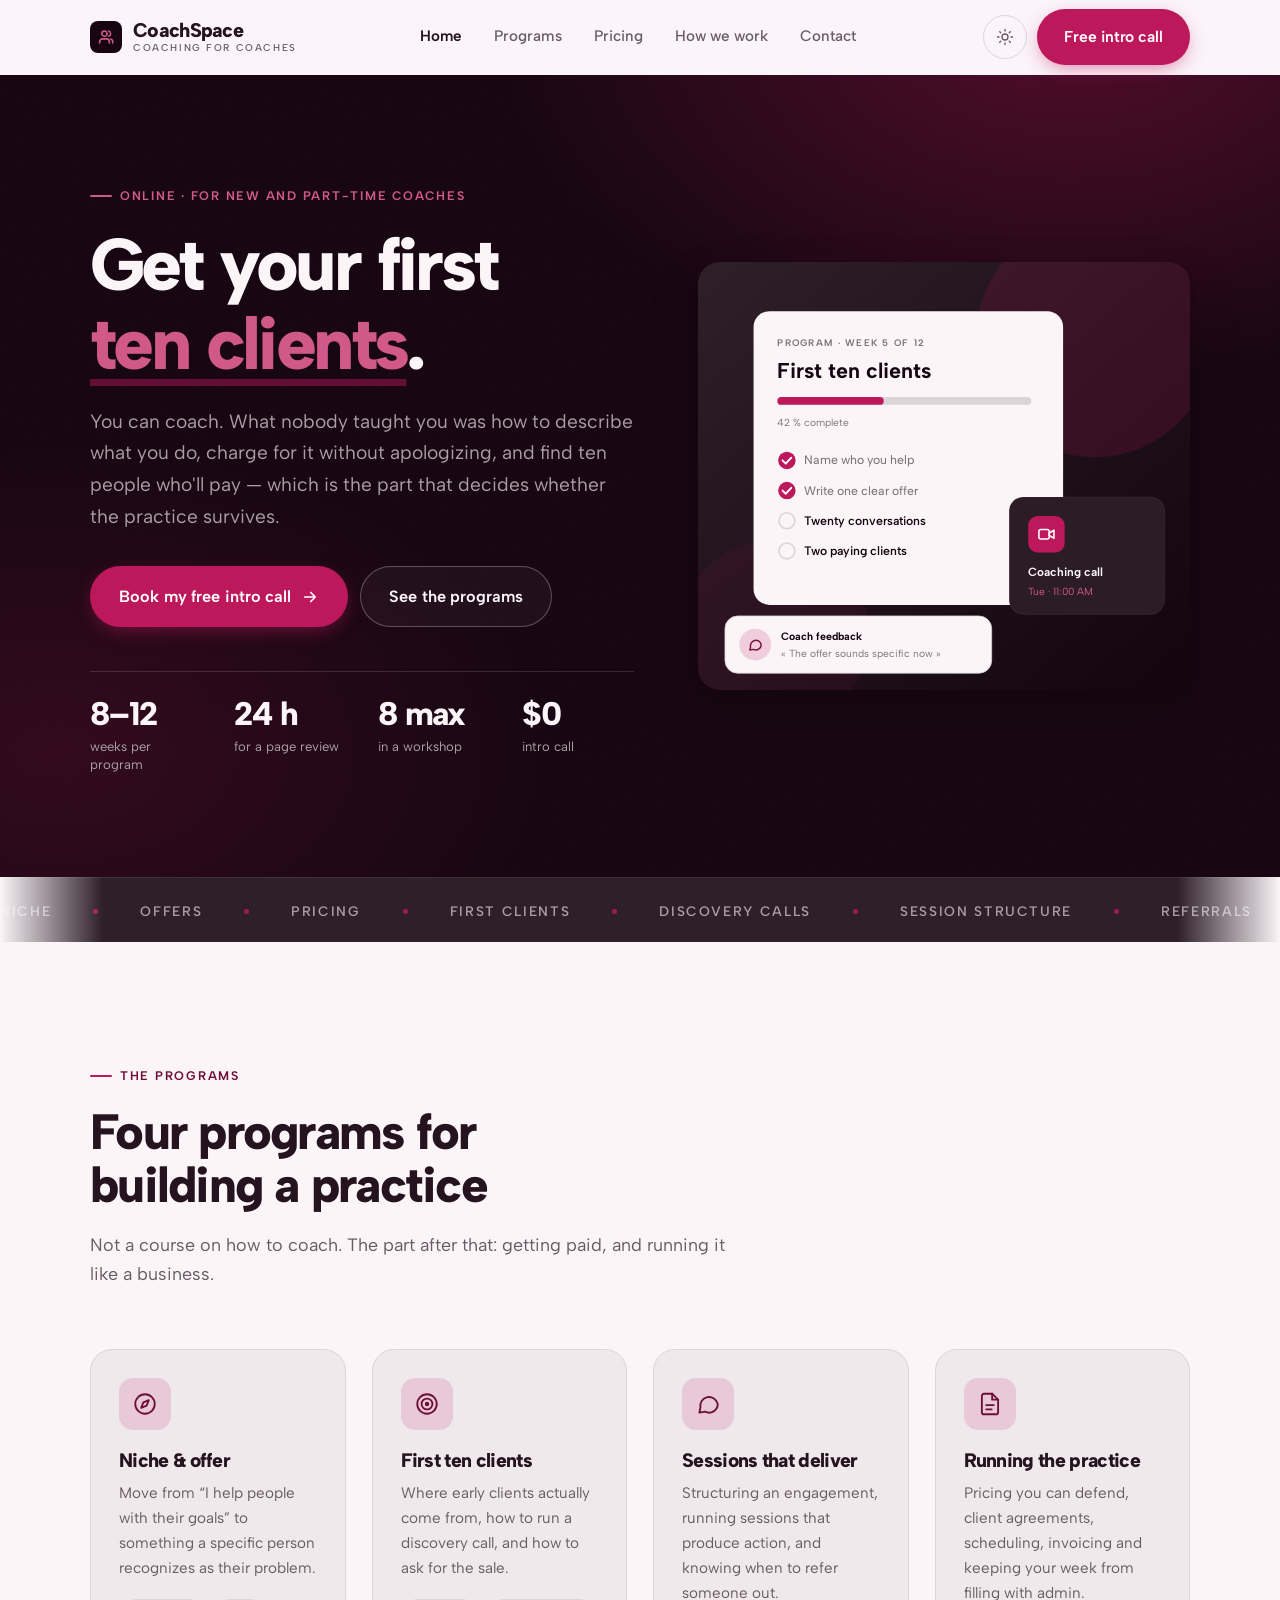
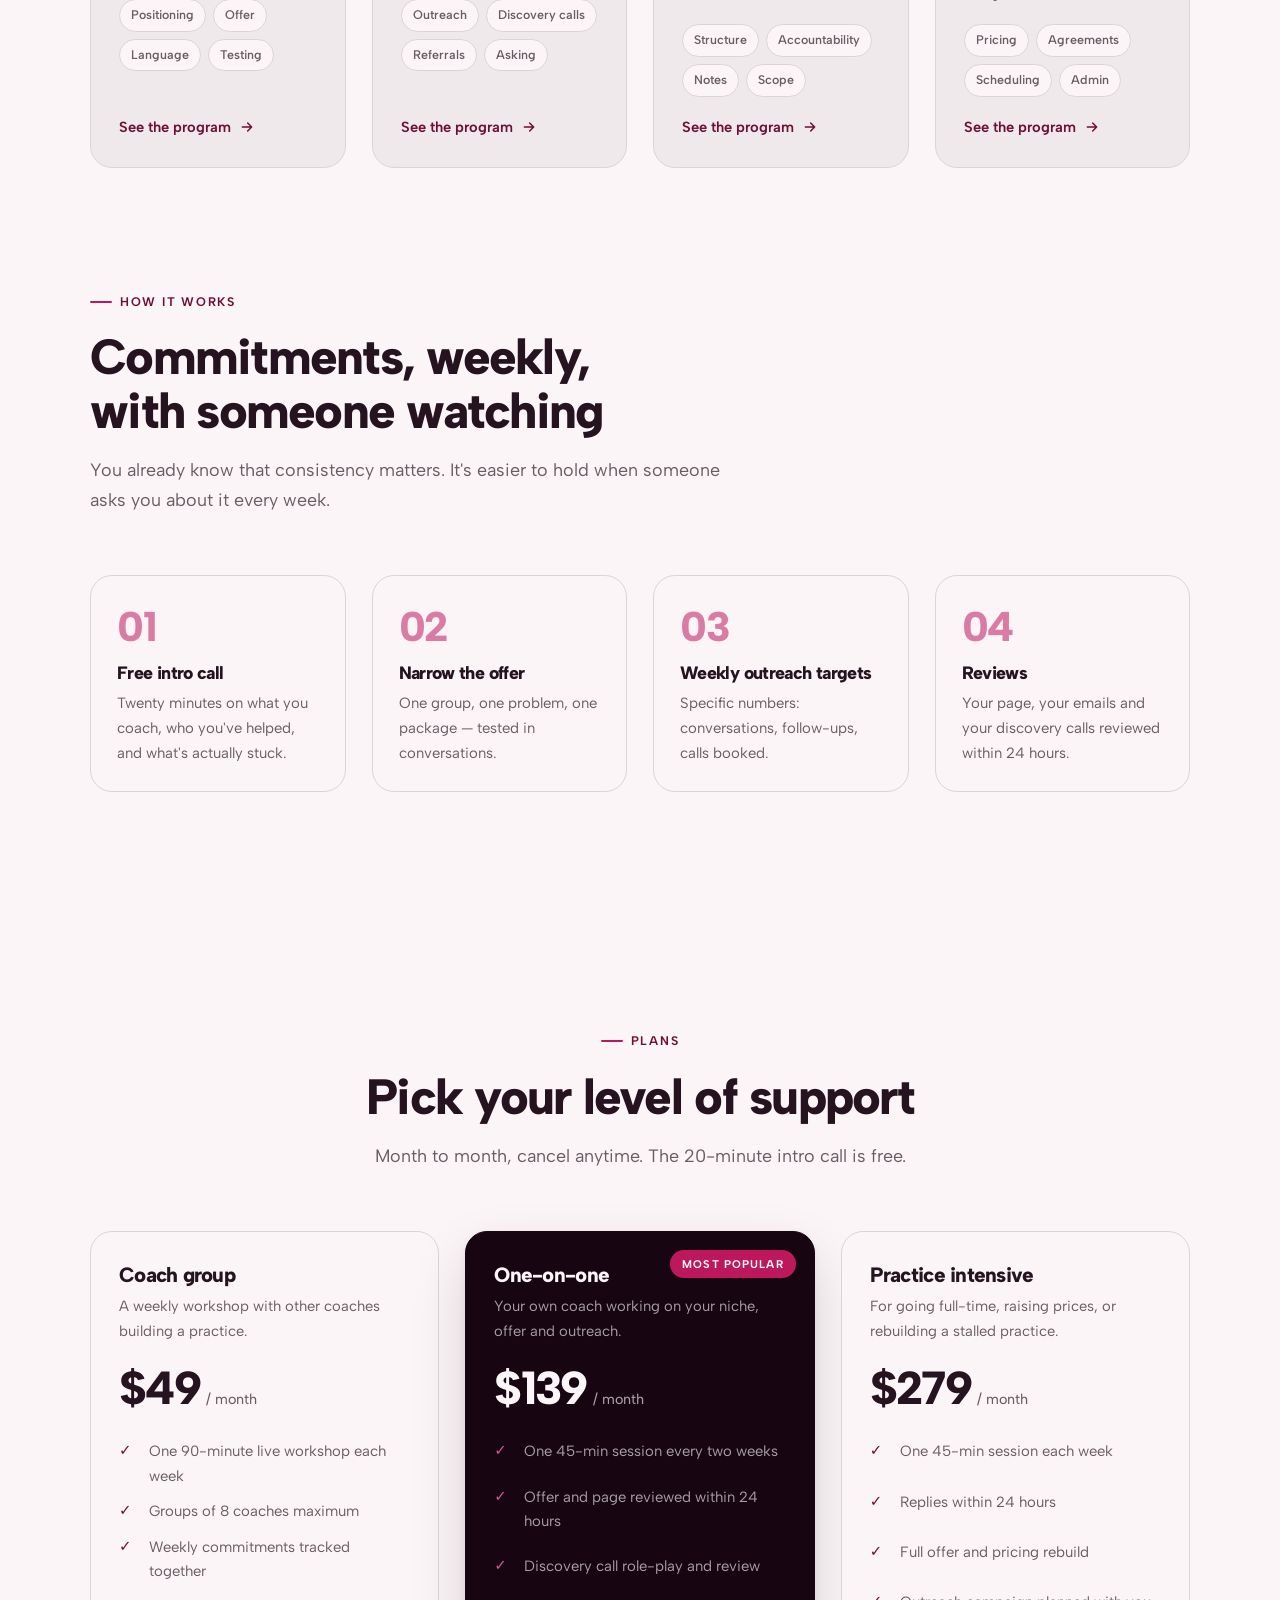
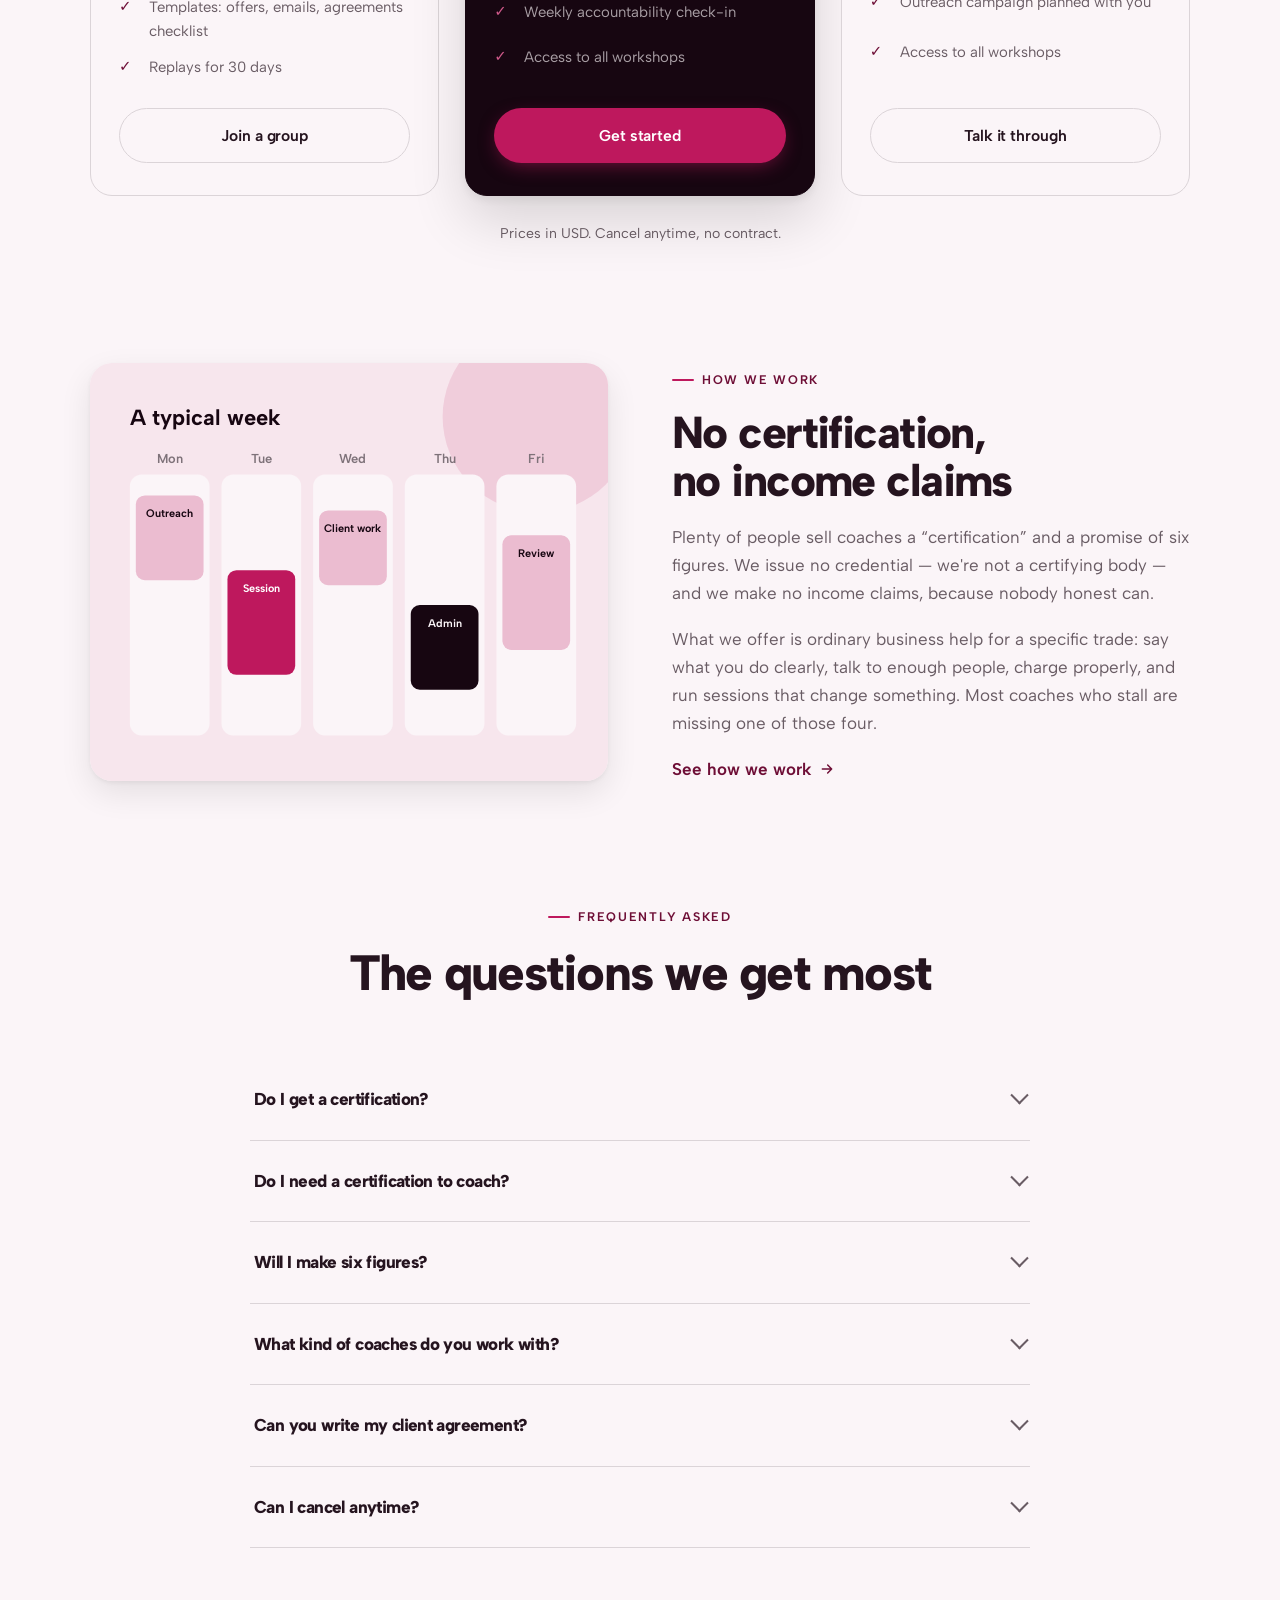
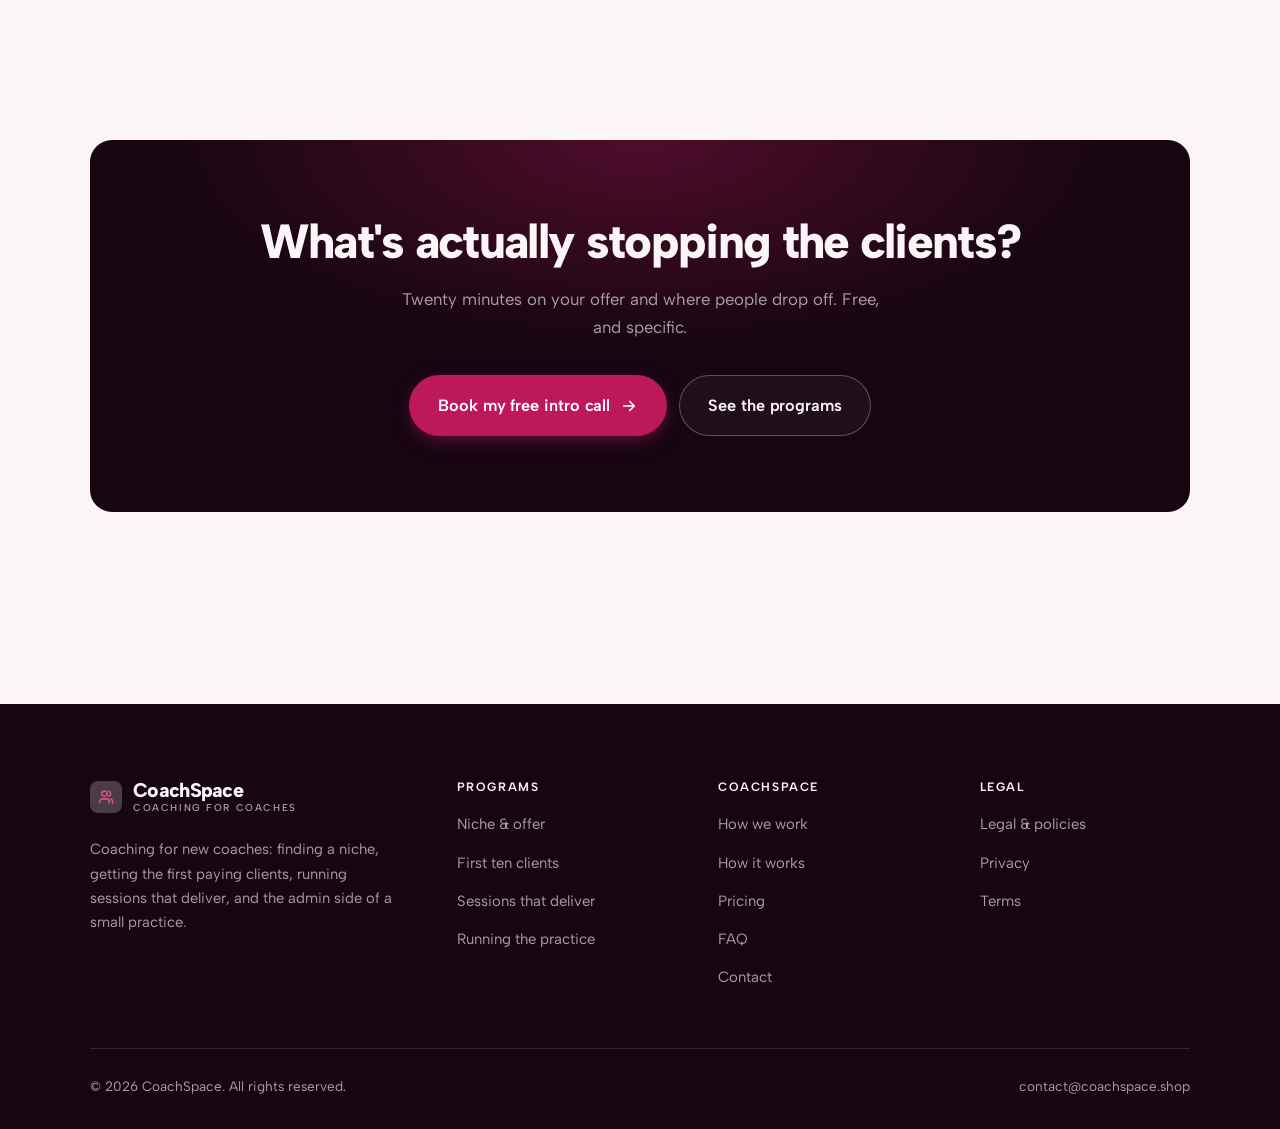
<file: index.html>
<!DOCTYPE html>
<html lang="en" class="no-js">
<head>
<meta charset="utf-8">
<meta name="viewport" content="width=device-width, initial-scale=1">
<title>CoachSpace — Coaching for coaches: get your first ten clients</title>
<meta name="description" content="For new and part-time coaches: pick a niche, write an offer people buy, find the first ten clients, run sessions that deliver, and handle pricing and admin. Free call.">
<link rel="canonical" href="https://coachspace.shop/">

<meta property="og:type" content="website">
<meta property="og:url" content="https://coachspace.shop/">
<meta property="og:site_name" content="CoachSpace">
<meta property="og:locale" content="en_US">
<meta property="og:title" content="CoachSpace — Coaching for coaches: get your first ten clients">
<meta property="og:description" content="For new and part-time coaches: pick a niche, write an offer people buy, find the first ten clients, run sessions that deliver, and handle pricing and admin. Free call.">
<meta name="theme-color" content="#170611">

<link rel="icon" href="assets/img/favicon.svg" type="image/svg+xml">
<link rel="preconnect" href="https://fonts.googleapis.com">
<link rel="preconnect" href="https://fonts.gstatic.com" crossorigin>
<link rel="stylesheet" href="https://fonts.googleapis.com/css2?family=Albert+Sans:wght@400..800&display=swap">
<link rel="stylesheet" href="assets/css/style.css">

<!-- Thème appliqué avant le premier rendu (évite le flash) -->
<script>
document.documentElement.classList.remove('no-js');
(function(){try{var t=localStorage.getItem('site-theme');if(t){document.documentElement.setAttribute('data-theme',t);}}catch(e){}})();
</script>
<script type="application/ld+json">
{
  "@context": "https://schema.org",
  "@type": "Organization",
  "name": "CoachSpace",
  "url": "https://coachspace.shop/",
  "email": "contact@coachspace.shop",
  "description": "For new and part-time coaches: pick a niche, write an offer people buy, find the first ten clients, run sessions that deliver, and handle pricing and admin. Free call.",
  "areaServed": "US",
  "knowsLanguage": "en"
}
</script>
</head>

<body>
<a class="skip-link" href="#main">Skip to main content</a>

<header class="site-header">
  <nav class="wrap nav" aria-label="Main navigation">
    <a class="brand" href="index.html">
      <svg class="brand__mark" viewBox="0 0 64 64" aria-hidden="true">
        <rect class="bm-bg" width="64" height="64" rx="16"/>
        <g class="bm-ic" transform="translate(14 14) scale(1.5)" fill="none" stroke-width="2.1" stroke-linecap="round" stroke-linejoin="round"><path d="M16.5 20v-1.5a4 4 0 0 0-4-4h-5a4 4 0 0 0-4 4V20"/><circle cx="10" cy="7.5" r="3.5"/><path d="M21 20v-1.5a4 4 0 0 0-3-3.9M15.5 4.1a3.5 3.5 0 0 1 0 6.8"/></g>
      </svg>
      <span>CoachSpace<span class="brand__sub">Coaching for coaches</span></span>
    </a>

    <ul class="nav__links" id="nav-links">
      <li><a href="index.html" aria-current="page">Home</a></li>
      <li><a href="programs.html">Programs</a></li>
      <li><a href="index.html#pricing">Pricing</a></li>
      <li><a href="about.html">How we work</a></li>
      <li><a href="contact.html">Contact</a></li>
      <li><a class="btn btn--primary" href="contact.html">Free intro call</a></li>
    </ul>

    <div class="nav__cta">
      <button class="theme-toggle" type="button" aria-label="Switch to dark theme">
        <svg class="icon-sun" viewBox="0 0 24 24" fill="none" stroke="currentColor" stroke-width="1.8" stroke-linecap="round" aria-hidden="true"><circle cx="12" cy="12" r="4"/><path d="M12 2v2m0 16v2M2 12h2m16 0h2M4.9 4.9l1.4 1.4m11.4 11.4 1.4 1.4M19.1 4.9l-1.4 1.4M6.3 17.7l-1.4 1.4"/></svg>
        <svg class="icon-moon" viewBox="0 0 24 24" fill="none" stroke="currentColor" stroke-width="1.8" stroke-linecap="round" stroke-linejoin="round" aria-hidden="true"><path d="M21 12.8A9 9 0 1 1 11.2 3a7 7 0 0 0 9.8 9.8z"/></svg>
      </button>
      <a class="btn btn--primary" href="contact.html">Free intro call</a>
      <button class="nav__toggle" type="button" aria-expanded="false" aria-controls="nav-links" aria-label="Open menu">
        <svg class="icon-open" viewBox="0 0 24 24" fill="none" stroke="currentColor" stroke-width="2" stroke-linecap="round" aria-hidden="true"><path d="M3 6h18M3 12h18M3 18h18"/></svg>
        <svg class="icon-close" viewBox="0 0 24 24" fill="none" stroke="currentColor" stroke-width="2" stroke-linecap="round" aria-hidden="true"><path d="M6 6l12 12M18 6L6 18"/></svg>
      </button>
    </div>
  </nav>
</header>

<main id="main">

<section class="hero">
  <div class="wrap hero__inner">
    <div>
      <span class="eyebrow hero__eyebrow">Online · For new and part-time coaches</span>
      <h1>Get your first<br> <em>ten clients</em>.</h1>
      <p class="hero__lede">You can coach. What nobody taught you was how to describe what you do, charge for it without apologizing, and find ten people who'll pay — which is the part that decides whether the practice survives.</p>

      <div class="hero__actions">
        <a class="btn btn--primary btn--lg" href="contact.html">Book my free intro call <svg viewBox="0 0 24 24" fill="none" stroke="currentColor" stroke-width="2.2" stroke-linecap="round" stroke-linejoin="round" aria-hidden="true"><path d="M5 12h14M13 6l6 6-6 6"/></svg></a>
        <a class="btn btn--on-dark btn--lg" href="programs.html">See the programs</a>
      </div>

      <ul class="hero__proof">
        <li><span class="stat__num">8–12</span><span class="stat__label">weeks per program</span></li>
        <li><span class="stat__num">24 h</span><span class="stat__label">for a page review</span></li>
        <li><span class="stat__num">8 max</span><span class="stat__label">in a workshop</span></li>
        <li><span class="stat__num">$0</span><span class="stat__label">intro call</span></li>
      </ul>
    </div>

    <div class="hero__art">
      <svg viewBox="0 0 620 540" role="img" aria-label="A coaching practice program in week 5 of 12, showing this week's actions, the next call and feedback.">
        <defs>
          <linearGradient id="hbg" x1="0" y1="0" x2="1" y2="1">
            <stop offset="0" stop-color="#2e1f29"/><stop offset="1" stop-color="#12050e"/>
          </linearGradient>
        </defs>
        <rect width="620" height="540" rx="22" fill="url(#hbg)"/>
        <circle cx="500" cy="96" r="150" fill="#be185d" opacity=".16"/>
        <circle cx="96" cy="470" r="120" fill="#be185d" opacity=".08"/>

        <g style="font-family: var(--font-body)">
          <!-- Carte programme -->
          <rect x="70" y="62" width="390" height="370" rx="20" fill="#fbf5f8"/>
          <text x="100" y="106" font-size="12" font-weight="650" letter-spacing="1.6" fill="#7e7279">PROGRAM · WEEK 5 OF 12</text>
          <text x="100" y="146" font-size="27" font-weight="700" fill="#170611" style="font-family: var(--font-display)">First ten clients</text>
          <rect x="100" y="170" width="320" height="10" rx="5" fill="#dbd4d8"/>
          <rect x="100" y="170" width="134" height="10" rx="5" fill="#be185d"/>
          <text x="100" y="206" font-size="13" fill="#7e7279">42 % complete</text>
          <circle cx="112" cy="250" r="11" fill="#be185d"/><path d="M106.5 250l4 4 7-7.5" fill="none" stroke="#ffffff" stroke-width="2.4" stroke-linecap="round" stroke-linejoin="round"/><text x="134" y="255" font-size="15.5" fill="#7e7279" font-weight="450">Name who you help</text>
          <circle cx="112" cy="288" r="11" fill="#be185d"/><path d="M106.5 288l4 4 7-7.5" fill="none" stroke="#ffffff" stroke-width="2.4" stroke-linecap="round" stroke-linejoin="round"/><text x="134" y="293" font-size="15.5" fill="#7e7279" font-weight="450">Write one clear offer</text>
          <circle cx="112" cy="326" r="10" fill="none" stroke="#dbd4d8" stroke-width="2"/><text x="134" y="331" font-size="15.5" fill="#170611" font-weight="560">Twenty conversations</text>
          <circle cx="112" cy="364" r="10" fill="none" stroke="#dbd4d8" stroke-width="2"/><text x="134" y="369" font-size="15.5" fill="#170611" font-weight="560">Two paying clients</text>

          <!-- Carte séance -->
          <rect x="392" y="296" width="196" height="148" rx="18" fill="#2c1c26" stroke="#ffffff" stroke-opacity=".08"/>
          <rect x="416" y="320" width="46" height="46" rx="12" fill="#be185d"/>
          <g transform="translate(427 331)" fill="none" stroke="#ffffff" color="#ffffff" stroke-width="2" stroke-linecap="round" stroke-linejoin="round"><rect x="2.5" y="6" width="13" height="12" rx="2.5"/><path d="M15.5 10.5 21.5 7v10l-6-3.5z"/></g>
          <text x="416" y="396" font-size="15" font-weight="650" fill="#fbf5f8">Coaching call</text>
          <text x="416" y="420" font-size="13" fill="#d0598a">Tue · 11:00 AM</text>

          <!-- Retour du coach -->
          <rect x="34" y="446" width="336" height="72" rx="16" fill="#fbf5f8" stroke="#dbd4d8"/>
          <circle cx="72" cy="482" r="20" fill="#f0cddc"/>
          <g transform="translate(62 472) scale(.84)" fill="none" stroke="#7c103c" stroke-width="2.2" stroke-linecap="round" stroke-linejoin="round"><path d="M21 12a8 8 0 0 1-11.6 7.1L4 20l1-4.6A8 8 0 1 1 21 12z"/></g>
          <text x="104" y="476" font-size="13.5" font-weight="700" fill="#170611">Coach feedback</text>
          <text x="104" y="498" font-size="13" fill="#7e7279">« The offer sounds specific now »</text>
        </g>
      </svg>
    </div>
  </div>
</section>

<div class="marquee" aria-hidden="true">
  <div class="marquee__track"><span>Niche</span><span>Offers</span><span>Pricing</span><span>First clients</span><span>Discovery calls</span><span>Session structure</span><span>Referrals</span><span>Agreements</span><span>Scope</span><span>Ethics</span><span>Niche</span><span>Offers</span><span>Pricing</span><span>First clients</span><span>Discovery calls</span><span>Session structure</span><span>Referrals</span><span>Agreements</span><span>Scope</span><span>Ethics</span></div>
</div>

<section class="section wrap" id="programs">
  <div class="section-head reveal">
    <span class="eyebrow">The programs</span>
    <h2>Four programs for building a practice</h2>
    <p>Not a course on how to coach. The part after that: getting paid, and running it like a business.</p>
  </div>
  <div class="grid grid--4 reveal-group">
    <a class="card" href="programs.html#niche">
      <div class="card__icon"><svg viewBox="0 0 24 24" fill="none" stroke="currentColor" stroke-width="1.7" stroke-linecap="round" stroke-linejoin="round" aria-hidden="true"><circle cx="12" cy="12" r="9"/><path d="M15.5 8.5 13.5 13.5 8.5 15.5 10.5 10.5z"/></svg></div>
      <h3>Niche &amp; offer</h3>
      <p>Move from “I help people with their goals” to something a specific person recognizes as their problem.</p>
      <ul class="tags"><li>Positioning</li><li>Offer</li><li>Language</li><li>Testing</li></ul>
      <span class="arrow-link">See the program <svg viewBox="0 0 24 24" fill="none" stroke="currentColor" stroke-width="2.2" stroke-linecap="round" stroke-linejoin="round" aria-hidden="true"><path d="M5 12h14M13 6l6 6-6 6"/></svg></span>
    </a>
    <a class="card" href="programs.html#clients">
      <div class="card__icon"><svg viewBox="0 0 24 24" fill="none" stroke="currentColor" stroke-width="1.7" stroke-linecap="round" stroke-linejoin="round" aria-hidden="true"><circle cx="12" cy="12" r="9"/><circle cx="12" cy="12" r="5"/><circle cx="12" cy="12" r="1.2" fill="currentColor"/></svg></div>
      <h3>First ten clients</h3>
      <p>Where early clients actually come from, how to run a discovery call, and how to ask for the sale.</p>
      <ul class="tags"><li>Outreach</li><li>Discovery calls</li><li>Referrals</li><li>Asking</li></ul>
      <span class="arrow-link">See the program <svg viewBox="0 0 24 24" fill="none" stroke="currentColor" stroke-width="2.2" stroke-linecap="round" stroke-linejoin="round" aria-hidden="true"><path d="M5 12h14M13 6l6 6-6 6"/></svg></span>
    </a>
    <a class="card" href="programs.html#sessions">
      <div class="card__icon"><svg viewBox="0 0 24 24" fill="none" stroke="currentColor" stroke-width="1.7" stroke-linecap="round" stroke-linejoin="round" aria-hidden="true"><path d="M21 12a8 8 0 0 1-11.6 7.1L4 20l1-4.6A8 8 0 1 1 21 12z"/></svg></div>
      <h3>Sessions that deliver</h3>
      <p>Structuring an engagement, running sessions that produce action, and knowing when to refer someone out.</p>
      <ul class="tags"><li>Structure</li><li>Accountability</li><li>Notes</li><li>Scope</li></ul>
      <span class="arrow-link">See the program <svg viewBox="0 0 24 24" fill="none" stroke="currentColor" stroke-width="2.2" stroke-linecap="round" stroke-linejoin="round" aria-hidden="true"><path d="M5 12h14M13 6l6 6-6 6"/></svg></span>
    </a>
    <a class="card" href="programs.html#practice">
      <div class="card__icon"><svg viewBox="0 0 24 24" fill="none" stroke="currentColor" stroke-width="1.7" stroke-linecap="round" stroke-linejoin="round" aria-hidden="true"><path d="M14 2.5H6.5A2 2 0 0 0 4.5 4.5v15a2 2 0 0 0 2 2h11a2 2 0 0 0 2-2V8z"/><path d="M14 2.5V8h5.5M8.5 13h7M8.5 17h5"/></svg></div>
      <h3>Running the practice</h3>
      <p>Pricing you can defend, client agreements, scheduling, invoicing and keeping your week from filling with admin.</p>
      <ul class="tags"><li>Pricing</li><li>Agreements</li><li>Scheduling</li><li>Admin</li></ul>
      <span class="arrow-link">See the program <svg viewBox="0 0 24 24" fill="none" stroke="currentColor" stroke-width="2.2" stroke-linecap="round" stroke-linejoin="round" aria-hidden="true"><path d="M5 12h14M13 6l6 6-6 6"/></svg></span>
    </a>
  </div>
</section>

<section class="section section--flush wrap" id="how-it-works">
  <div class="section-head reveal">
    <span class="eyebrow">How it works</span>
    <h2>Commitments, weekly, with someone watching</h2>
    <p>You already know that consistency matters. It's easier to hold when someone asks you about it every week.</p>
  </div>
  <div class="grid grid--4 steps reveal-group">
    <article class="step">
      <h3>Free intro call</h3>
      <p>Twenty minutes on what you coach, who you've helped, and what's actually stuck.</p>
    </article>
    <article class="step">
      <h3>Narrow the offer</h3>
      <p>One group, one problem, one package — tested in conversations.</p>
    </article>
    <article class="step">
      <h3>Weekly outreach targets</h3>
      <p>Specific numbers: conversations, follow-ups, calls booked.</p>
    </article>
    <article class="step">
      <h3>Reviews</h3>
      <p>Your page, your emails and your discovery calls reviewed within 24 hours.</p>
    </article>
  </div>
</section>

<section class="section wrap" id="pricing">
  <div class="section-head section-head--center reveal">
    <span class="eyebrow">Plans</span>
    <h2>Pick your level of support</h2>
    <p>Month to month, cancel anytime. The 20-minute intro call is free.</p>
  </div>
  <div class="grid grid--3 plans reveal-group">
    <article class="plan">
      
      <h3>Coach group</h3>
      <p class="plan__desc">A weekly workshop with other coaches building a practice.</p>
      <p class="plan__price">$49<span class="plan__period">/ month</span></p>
      <ul class="plan__features">
        <li>One 90-minute live workshop each week</li>
        <li>Groups of 8 coaches maximum</li>
        <li>Weekly commitments tracked together</li>
        <li>Templates: offers, emails, agreements checklist</li>
        <li>Replays for 30 days</li>
      </ul>
      <a class="btn btn--ghost btn--block" href="contact.html">Join a group</a>
    </article>
    <article class="plan plan--featured">
      <span class="plan__tag">Most popular</span>
      <h3>One-on-one</h3>
      <p class="plan__desc">Your own coach working on your niche, offer and outreach.</p>
      <p class="plan__price">$139<span class="plan__period">/ month</span></p>
      <ul class="plan__features">
        <li>One 45-min session every two weeks</li>
        <li>Offer and page reviewed within 24 hours</li>
        <li>Discovery call role-play and review</li>
        <li>Weekly accountability check-in</li>
        <li>Access to all workshops</li>
      </ul>
      <a class="btn btn--primary btn--block" href="contact.html">Get started</a>
    </article>
    <article class="plan">
      
      <h3>Practice intensive</h3>
      <p class="plan__desc">For going full-time, raising prices, or rebuilding a stalled practice.</p>
      <p class="plan__price">$279<span class="plan__period">/ month</span></p>
      <ul class="plan__features">
        <li>One 45-min session each week</li>
        <li>Replies within 24 hours</li>
        <li>Full offer and pricing rebuild</li>
        <li>Outreach campaign planned with you</li>
        <li>Access to all workshops</li>
      </ul>
      <a class="btn btn--ghost btn--block" href="contact.html">Talk it through</a>
    </article>
  </div>
  <p class="plans-note">Prices in USD. Cancel anytime, no contract.</p>
</section>

<section class="section section--flush wrap">
  <div class="split reveal">
    <div class="split__art">
      <svg viewBox="0 0 520 420" role="img" aria-label="Example of a typical week: Outreach, Session, Client work, Admin, Review.">
        <rect width="520" height="420" rx="20" fill="#f7e6ed"/>
        <circle cx="450" cy="54" r="96" fill="#be185d" opacity=".12"/>
        <g style="font-family: var(--font-body)">
        <text x="40" y="62" font-size="22" font-weight="700" fill="#170611" style="font-family: var(--font-display)">A typical week</text>
        <text x="80" y="100" text-anchor="middle" font-size="13" font-weight="600" fill="#7e7279">Mon</text>
        <rect x="40" y="112" width="80" height="262" rx="12" fill="#fbf5f8"/>
        <rect x="46" y="133" width="68" height="85" rx="9" fill="#ebbcd0"/>
        <text x="80" y="155" text-anchor="middle" font-size="11" font-weight="650" fill="#170611">Outreach</text>
        <text x="172" y="100" text-anchor="middle" font-size="13" font-weight="600" fill="#7e7279">Tue</text>
        <rect x="132" y="112" width="80" height="262" rx="12" fill="#fbf5f8"/>
        <rect x="138" y="208" width="68" height="105" rx="9" fill="#be185d"/>
        <text x="172" y="230" text-anchor="middle" font-size="11" font-weight="650" fill="#ffffff">Session</text>
        <text x="264" y="100" text-anchor="middle" font-size="13" font-weight="600" fill="#7e7279">Wed</text>
        <rect x="224" y="112" width="80" height="262" rx="12" fill="#fbf5f8"/>
        <rect x="230" y="148" width="68" height="75" rx="9" fill="#ebbcd0"/>
        <text x="264" y="170" text-anchor="middle" font-size="11" font-weight="650" fill="#170611">Client work</text>
        <text x="356" y="100" text-anchor="middle" font-size="13" font-weight="600" fill="#7e7279">Thu</text>
        <rect x="316" y="112" width="80" height="262" rx="12" fill="#fbf5f8"/>
        <rect x="322" y="243" width="68" height="85" rx="9" fill="#170611"/>
        <text x="356" y="265" text-anchor="middle" font-size="11" font-weight="650" fill="#fbf5f8">Admin</text>
        <text x="448" y="100" text-anchor="middle" font-size="13" font-weight="600" fill="#7e7279">Fri</text>
        <rect x="408" y="112" width="80" height="262" rx="12" fill="#fbf5f8"/>
        <rect x="414" y="173" width="68" height="115" rx="9" fill="#ebbcd0"/>
        <text x="448" y="195" text-anchor="middle" font-size="11" font-weight="650" fill="#170611">Review</text>
        </g>
      </svg>
    </div>
    <div>
      <span class="eyebrow">How we work</span>
      <h2>No certification, no income claims</h2>
      <p>Plenty of people sell coaches a “certification” and a promise of six figures. We issue no credential — we're not a certifying body — and we make no income claims, because nobody honest can.</p>
      <p>What we offer is ordinary business help for a specific trade: say what you do clearly, talk to enough people, charge properly, and run sessions that change something. Most coaches who stall are missing one of those four.</p>
      <p><a class="arrow-link" href="about.html">See how we work <svg viewBox="0 0 24 24" fill="none" stroke="currentColor" stroke-width="2.2" stroke-linecap="round" stroke-linejoin="round" aria-hidden="true"><path d="M5 12h14M13 6l6 6-6 6"/></svg></a></p>
    </div>
  </div>
</section>

<section class="section section--flush wrap" id="faq">
  <div class="section-head section-head--center reveal">
    <span class="eyebrow">Frequently asked</span>
    <h2>The questions we get most</h2>
  </div>
  <div class="faq reveal">
    <details>
      <summary>Do I get a certification?</summary>
      <p>No. We are not a certifying body and issue no credential. If you want accreditation, look at established bodies — we'll happily point you at them.</p>
    </details>
    <details>
      <summary>Do I need a certification to coach?</summary>
      <p>In the US, coaching is largely unregulated, so generally no. But certain claims — therapy, medical, nutrition, financial advice — are regulated, and we'll help you stay clearly on the right side of that line.</p>
    </details>
    <details>
      <summary>Will I make six figures?</summary>
      <p>We don't make income claims and we'd be suspicious of anyone who does. Plenty of successful coaches run a good part-time practice, which is a perfectly fine outcome.</p>
    </details>
    <details>
      <summary>What kind of coaches do you work with?</summary>
      <p>Life, career, health-habit, business and specialist skill coaches. The business problems are remarkably similar across all of them.</p>
    </details>
    <details>
      <summary>Can you write my client agreement?</summary>
      <p>No — that's legal work. We'll tell you what typically belongs in one so your conversation with a lawyer is short and cheap.</p>
    </details>
    <details>
      <summary>Can I cancel anytime?</summary>
      <p>Yes. No contract, no minimum term. Access stays open until the end of the month you already paid for.</p>
    </details>
  </div>
</section>

<section class="wrap section--tight">
  <div class="cta-band reveal">
    <h2>What's actually stopping the clients?</h2>
    <p>Twenty minutes on your offer and where people drop off. Free, and specific.</p>
    <div class="hero__actions">
      <a class="btn btn--primary btn--lg" href="contact.html">Book my free intro call <svg viewBox="0 0 24 24" fill="none" stroke="currentColor" stroke-width="2.2" stroke-linecap="round" stroke-linejoin="round" aria-hidden="true"><path d="M5 12h14M13 6l6 6-6 6"/></svg></a>
      <a class="btn btn--on-dark btn--lg" href="programs.html">See the programs</a>
    </div>
  </div>
</section>

</main>

<footer class="site-footer">
  <div class="wrap">
    <div class="footer__grid">
      <div class="footer__brand">
        <a class="brand" href="index.html">
          <svg class="brand__mark" viewBox="0 0 64 64" aria-hidden="true">
        <rect class="bm-bg" width="64" height="64" rx="16"/>
        <g class="bm-ic" transform="translate(14 14) scale(1.5)" fill="none" stroke-width="2.1" stroke-linecap="round" stroke-linejoin="round"><path d="M16.5 20v-1.5a4 4 0 0 0-4-4h-5a4 4 0 0 0-4 4V20"/><circle cx="10" cy="7.5" r="3.5"/><path d="M21 20v-1.5a4 4 0 0 0-3-3.9M15.5 4.1a3.5 3.5 0 0 1 0 6.8"/></g>
      </svg>
          <span>CoachSpace<span class="brand__sub">Coaching for coaches</span></span>
        </a>
        <p>Coaching for new coaches: finding a niche, getting the first paying clients, running sessions that deliver, and the admin side of a small practice.</p>
      </div>

      <div class="footer__col">
        <h4>Programs</h4>
        <ul>
          <li><a href="programs.html#niche">Niche &amp; offer</a></li>
          <li><a href="programs.html#clients">First ten clients</a></li>
          <li><a href="programs.html#sessions">Sessions that deliver</a></li>
          <li><a href="programs.html#practice">Running the practice</a></li>
        </ul>
      </div>

      <div class="footer__col">
        <h4>CoachSpace</h4>
        <ul>
          <li><a href="about.html">How we work</a></li>
          <li><a href="index.html#how-it-works">How it works</a></li>
          <li><a href="index.html#pricing">Pricing</a></li>
          <li><a href="index.html#faq">FAQ</a></li>
          <li><a href="contact.html">Contact</a></li>
        </ul>
      </div>

      <div class="footer__col">
        <h4>Legal</h4>
        <ul>
          <li><a href="legal.html">Legal &amp; policies</a></li>
          <li><a href="legal.html#privacy">Privacy</a></li>
          <li><a href="legal.html#terms">Terms</a></li>
        </ul>
      </div>
    </div>

    <div class="footer__bottom">
      <p>© <span data-year>2026</span> CoachSpace. All rights reserved.</p>
      <p><a href="mailto:contact@coachspace.shop">contact@coachspace.shop</a></p>
    </div>
  </div>
</footer>

<script src="assets/js/main.js" defer></script>
</body>
</html>
</file>
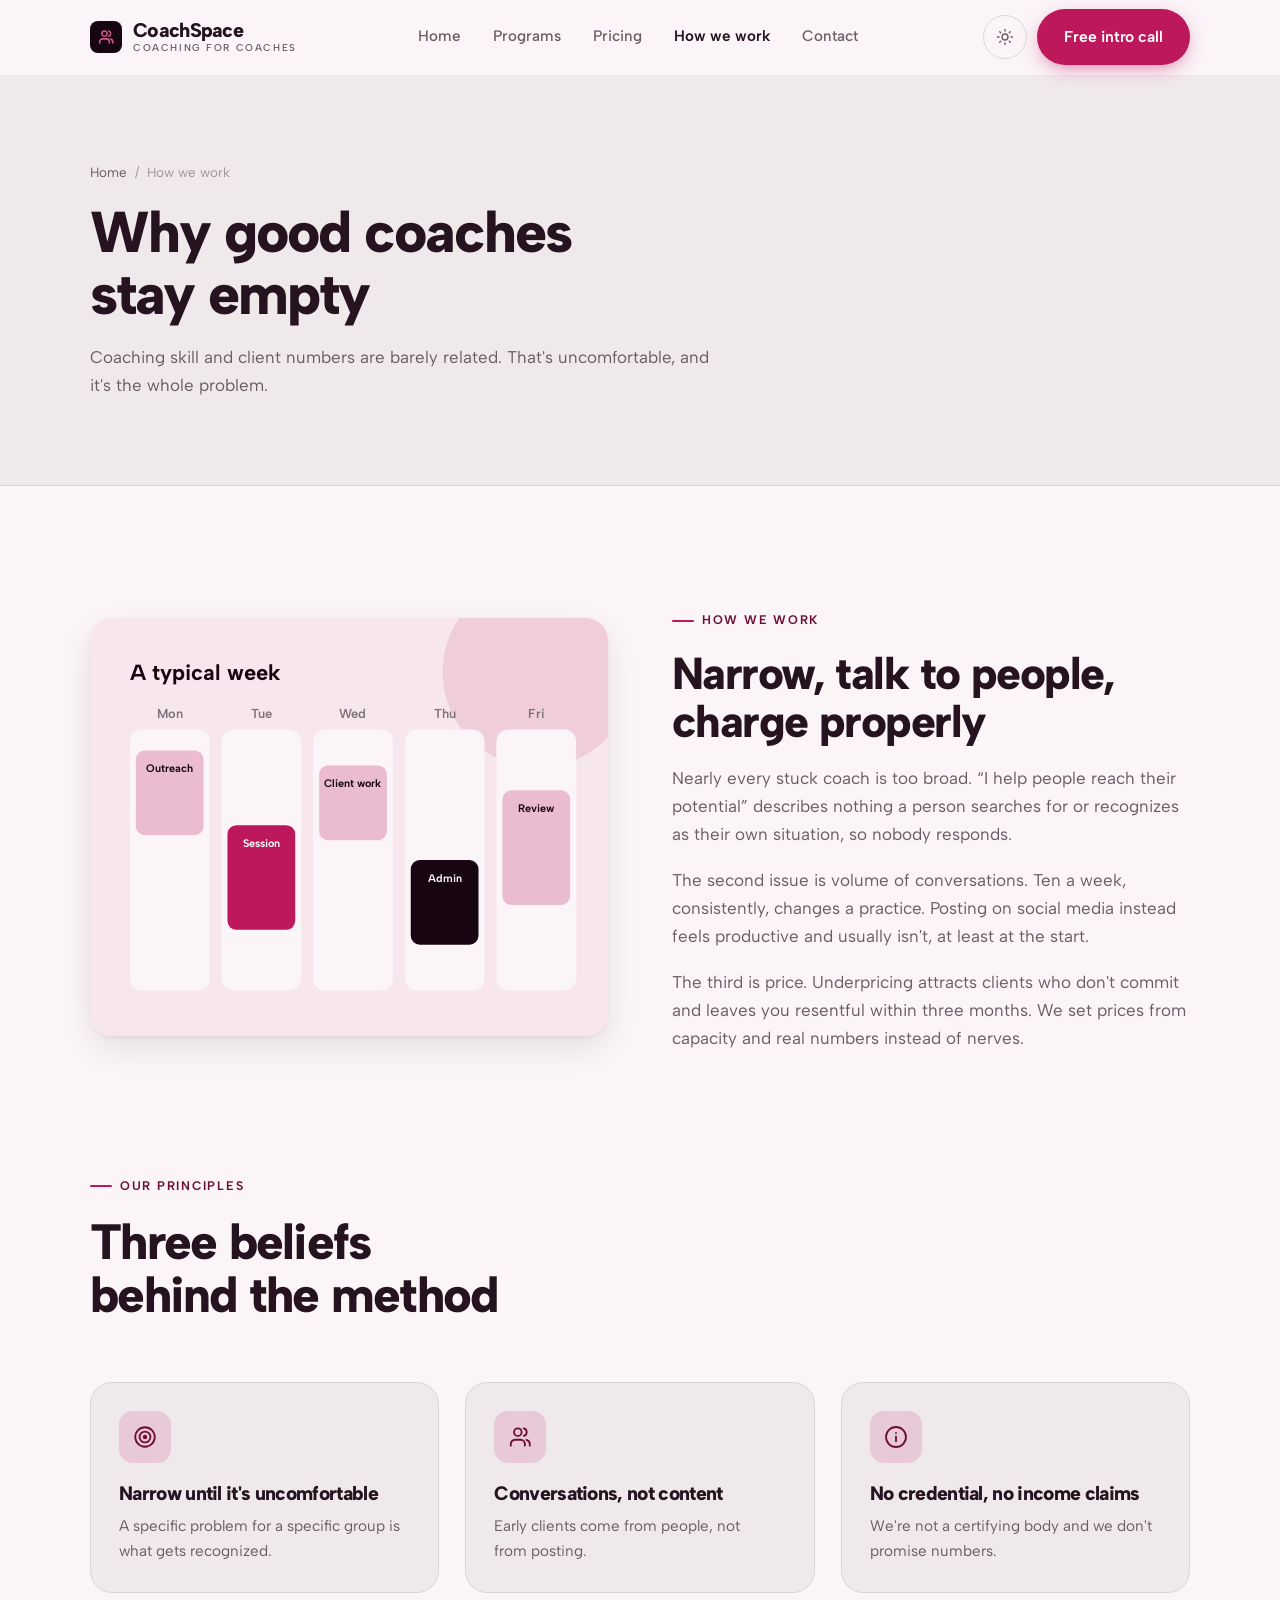
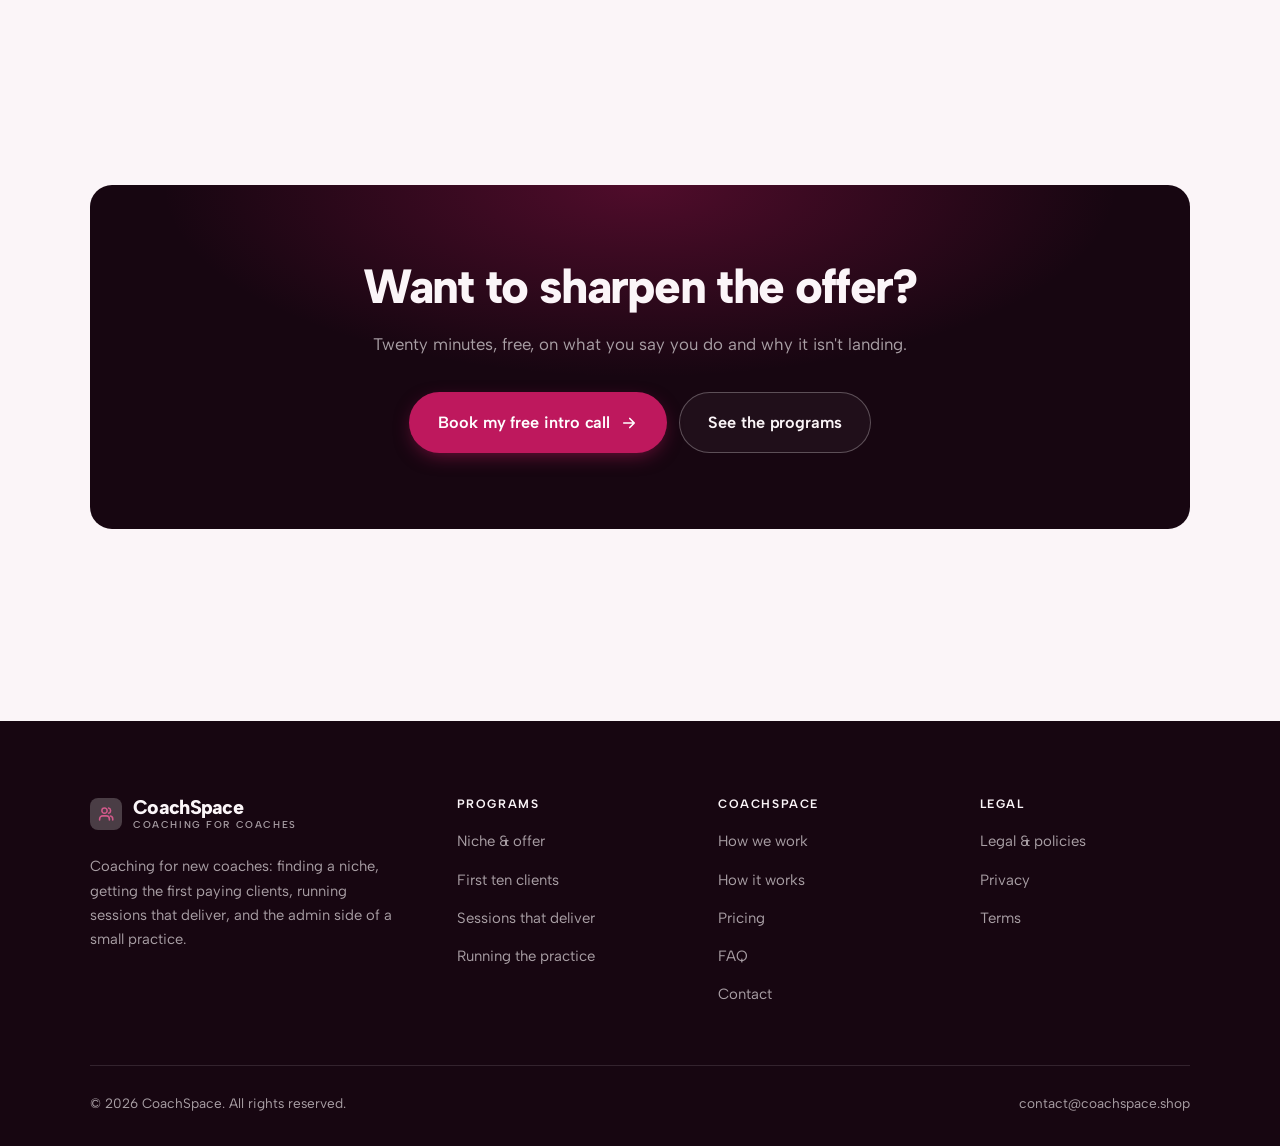
<file: about.html>
<!DOCTYPE html>
<html lang="en" class="no-js">
<head>
<meta charset="utf-8">
<meta name="viewport" content="width=device-width, initial-scale=1">
<title>How we work — CoachSpace</title>
<meta name="description" content="Why new coaches stall, what actually gets the first clients, and the principles behind CoachSpace.">
<link rel="canonical" href="https://coachspace.shop/about.html">

<meta property="og:type" content="website">
<meta property="og:url" content="https://coachspace.shop/about.html">
<meta property="og:site_name" content="CoachSpace">
<meta property="og:locale" content="en_US">
<meta property="og:title" content="How we work — CoachSpace">
<meta property="og:description" content="Why new coaches stall, what actually gets the first clients, and the principles behind CoachSpace.">
<meta name="theme-color" content="#170611">

<link rel="icon" href="assets/img/favicon.svg" type="image/svg+xml">
<link rel="preconnect" href="https://fonts.googleapis.com">
<link rel="preconnect" href="https://fonts.gstatic.com" crossorigin>
<link rel="stylesheet" href="https://fonts.googleapis.com/css2?family=Albert+Sans:wght@400..800&display=swap">
<link rel="stylesheet" href="assets/css/style.css">

<!-- Thème appliqué avant le premier rendu (évite le flash) -->
<script>
document.documentElement.classList.remove('no-js');
(function(){try{var t=localStorage.getItem('site-theme');if(t){document.documentElement.setAttribute('data-theme',t);}}catch(e){}})();
</script>
</head>

<body>
<a class="skip-link" href="#main">Skip to main content</a>

<header class="site-header">
  <nav class="wrap nav" aria-label="Main navigation">
    <a class="brand" href="index.html">
      <svg class="brand__mark" viewBox="0 0 64 64" aria-hidden="true">
        <rect class="bm-bg" width="64" height="64" rx="16"/>
        <g class="bm-ic" transform="translate(14 14) scale(1.5)" fill="none" stroke-width="2.1" stroke-linecap="round" stroke-linejoin="round"><path d="M16.5 20v-1.5a4 4 0 0 0-4-4h-5a4 4 0 0 0-4 4V20"/><circle cx="10" cy="7.5" r="3.5"/><path d="M21 20v-1.5a4 4 0 0 0-3-3.9M15.5 4.1a3.5 3.5 0 0 1 0 6.8"/></g>
      </svg>
      <span>CoachSpace<span class="brand__sub">Coaching for coaches</span></span>
    </a>

    <ul class="nav__links" id="nav-links">
      <li><a href="index.html">Home</a></li>
      <li><a href="programs.html">Programs</a></li>
      <li><a href="index.html#pricing">Pricing</a></li>
      <li><a href="about.html" aria-current="page">How we work</a></li>
      <li><a href="contact.html">Contact</a></li>
      <li><a class="btn btn--primary" href="contact.html">Free intro call</a></li>
    </ul>

    <div class="nav__cta">
      <button class="theme-toggle" type="button" aria-label="Switch to dark theme">
        <svg class="icon-sun" viewBox="0 0 24 24" fill="none" stroke="currentColor" stroke-width="1.8" stroke-linecap="round" aria-hidden="true"><circle cx="12" cy="12" r="4"/><path d="M12 2v2m0 16v2M2 12h2m16 0h2M4.9 4.9l1.4 1.4m11.4 11.4 1.4 1.4M19.1 4.9l-1.4 1.4M6.3 17.7l-1.4 1.4"/></svg>
        <svg class="icon-moon" viewBox="0 0 24 24" fill="none" stroke="currentColor" stroke-width="1.8" stroke-linecap="round" stroke-linejoin="round" aria-hidden="true"><path d="M21 12.8A9 9 0 1 1 11.2 3a7 7 0 0 0 9.8 9.8z"/></svg>
      </button>
      <a class="btn btn--primary" href="contact.html">Free intro call</a>
      <button class="nav__toggle" type="button" aria-expanded="false" aria-controls="nav-links" aria-label="Open menu">
        <svg class="icon-open" viewBox="0 0 24 24" fill="none" stroke="currentColor" stroke-width="2" stroke-linecap="round" aria-hidden="true"><path d="M3 6h18M3 12h18M3 18h18"/></svg>
        <svg class="icon-close" viewBox="0 0 24 24" fill="none" stroke="currentColor" stroke-width="2" stroke-linecap="round" aria-hidden="true"><path d="M6 6l12 12M18 6L6 18"/></svg>
      </button>
    </div>
  </nav>
</header>

<main id="main">

<section class="page-head">
  <div class="wrap">
    <nav class="breadcrumb" aria-label="Breadcrumb">
      <a href="index.html">Home</a><span>/</span><span aria-current="page">How we work</span>
    </nav>
    <h1>Why good coaches stay empty</h1>
    <p>Coaching skill and client numbers are barely related. That's uncomfortable, and it's the whole problem.</p>
  </div>
</section>

<section class="section wrap">
  <div class="split reveal">
    <div class="split__art">
      <svg viewBox="0 0 520 420" role="img" aria-label="Example of a typical week: Outreach, Session, Client work, Admin, Review.">
        <rect width="520" height="420" rx="20" fill="#f7e6ed"/>
        <circle cx="450" cy="54" r="96" fill="#be185d" opacity=".12"/>
        <g style="font-family: var(--font-body)">
        <text x="40" y="62" font-size="22" font-weight="700" fill="#170611" style="font-family: var(--font-display)">A typical week</text>
        <text x="80" y="100" text-anchor="middle" font-size="13" font-weight="600" fill="#7e7279">Mon</text>
        <rect x="40" y="112" width="80" height="262" rx="12" fill="#fbf5f8"/>
        <rect x="46" y="133" width="68" height="85" rx="9" fill="#ebbcd0"/>
        <text x="80" y="155" text-anchor="middle" font-size="11" font-weight="650" fill="#170611">Outreach</text>
        <text x="172" y="100" text-anchor="middle" font-size="13" font-weight="600" fill="#7e7279">Tue</text>
        <rect x="132" y="112" width="80" height="262" rx="12" fill="#fbf5f8"/>
        <rect x="138" y="208" width="68" height="105" rx="9" fill="#be185d"/>
        <text x="172" y="230" text-anchor="middle" font-size="11" font-weight="650" fill="#ffffff">Session</text>
        <text x="264" y="100" text-anchor="middle" font-size="13" font-weight="600" fill="#7e7279">Wed</text>
        <rect x="224" y="112" width="80" height="262" rx="12" fill="#fbf5f8"/>
        <rect x="230" y="148" width="68" height="75" rx="9" fill="#ebbcd0"/>
        <text x="264" y="170" text-anchor="middle" font-size="11" font-weight="650" fill="#170611">Client work</text>
        <text x="356" y="100" text-anchor="middle" font-size="13" font-weight="600" fill="#7e7279">Thu</text>
        <rect x="316" y="112" width="80" height="262" rx="12" fill="#fbf5f8"/>
        <rect x="322" y="243" width="68" height="85" rx="9" fill="#170611"/>
        <text x="356" y="265" text-anchor="middle" font-size="11" font-weight="650" fill="#fbf5f8">Admin</text>
        <text x="448" y="100" text-anchor="middle" font-size="13" font-weight="600" fill="#7e7279">Fri</text>
        <rect x="408" y="112" width="80" height="262" rx="12" fill="#fbf5f8"/>
        <rect x="414" y="173" width="68" height="115" rx="9" fill="#ebbcd0"/>
        <text x="448" y="195" text-anchor="middle" font-size="11" font-weight="650" fill="#170611">Review</text>
        </g>
      </svg>
    </div>
    <div>
      <span class="eyebrow">How we work</span>
      <h2>Narrow, talk to people, charge properly</h2>
      <p>Nearly every stuck coach is too broad. “I help people reach their potential” describes nothing a person searches for or recognizes as their own situation, so nobody responds.</p>
      <p>The second issue is volume of conversations. Ten a week, consistently, changes a practice. Posting on social media instead feels productive and usually isn't, at least at the start.</p>
      <p>The third is price. Underpricing attracts clients who don't commit and leaves you resentful within three months. We set prices from capacity and real numbers instead of nerves.</p>
      <!--
        TO DO: add a short introduction of the coach (name, real background),
        with a photo if possible. Do not invent credentials — see README.md.
      -->
    </div>
  </div>
</section>

<section class="section section--flush wrap">
  <div class="section-head reveal">
    <span class="eyebrow">Our principles</span>
    <h2>Three beliefs behind the method</h2>
  </div>
  <div class="grid grid--3 reveal-group">
    <article class="card">
      <div class="card__icon"><svg viewBox="0 0 24 24" fill="none" stroke="currentColor" stroke-width="1.7" stroke-linecap="round" stroke-linejoin="round" aria-hidden="true"><circle cx="12" cy="12" r="9"/><circle cx="12" cy="12" r="5"/><circle cx="12" cy="12" r="1.2" fill="currentColor"/></svg></div>
      <h3>Narrow until it's uncomfortable</h3>
      <p>A specific problem for a specific group is what gets recognized.</p>
    </article>
    <article class="card">
      <div class="card__icon"><svg viewBox="0 0 24 24" fill="none" stroke="currentColor" stroke-width="1.7" stroke-linecap="round" stroke-linejoin="round" aria-hidden="true"><path d="M16.5 20v-1.5a4 4 0 0 0-4-4h-5a4 4 0 0 0-4 4V20"/><circle cx="10" cy="7.5" r="3.5"/><path d="M21 20v-1.5a4 4 0 0 0-3-3.9M15.5 4.1a3.5 3.5 0 0 1 0 6.8"/></svg></div>
      <h3>Conversations, not content</h3>
      <p>Early clients come from people, not from posting.</p>
    </article>
    <article class="card">
      <div class="card__icon"><svg viewBox="0 0 24 24" fill="none" stroke="currentColor" stroke-width="1.7" stroke-linecap="round" stroke-linejoin="round" aria-hidden="true"><circle cx="12" cy="12" r="9.2"/><path d="M12 16v-4.5M12 8.2v.1"/></svg></div>
      <h3>No credential, no income claims</h3>
      <p>We're not a certifying body and we don't promise numbers.</p>
    </article>
  </div>
</section>

<section class="wrap section--tight">
  <div class="cta-band reveal">
    <h2>Want to sharpen the offer?</h2>
    <p>Twenty minutes, free, on what you say you do and why it isn't landing.</p>
    <div class="hero__actions">
      <a class="btn btn--primary btn--lg" href="contact.html">Book my free intro call <svg viewBox="0 0 24 24" fill="none" stroke="currentColor" stroke-width="2.2" stroke-linecap="round" stroke-linejoin="round" aria-hidden="true"><path d="M5 12h14M13 6l6 6-6 6"/></svg></a>
      <a class="btn btn--on-dark btn--lg" href="programs.html">See the programs</a>
    </div>
  </div>
</section>

</main>

<footer class="site-footer">
  <div class="wrap">
    <div class="footer__grid">
      <div class="footer__brand">
        <a class="brand" href="index.html">
          <svg class="brand__mark" viewBox="0 0 64 64" aria-hidden="true">
        <rect class="bm-bg" width="64" height="64" rx="16"/>
        <g class="bm-ic" transform="translate(14 14) scale(1.5)" fill="none" stroke-width="2.1" stroke-linecap="round" stroke-linejoin="round"><path d="M16.5 20v-1.5a4 4 0 0 0-4-4h-5a4 4 0 0 0-4 4V20"/><circle cx="10" cy="7.5" r="3.5"/><path d="M21 20v-1.5a4 4 0 0 0-3-3.9M15.5 4.1a3.5 3.5 0 0 1 0 6.8"/></g>
      </svg>
          <span>CoachSpace<span class="brand__sub">Coaching for coaches</span></span>
        </a>
        <p>Coaching for new coaches: finding a niche, getting the first paying clients, running sessions that deliver, and the admin side of a small practice.</p>
      </div>

      <div class="footer__col">
        <h4>Programs</h4>
        <ul>
          <li><a href="programs.html#niche">Niche &amp; offer</a></li>
          <li><a href="programs.html#clients">First ten clients</a></li>
          <li><a href="programs.html#sessions">Sessions that deliver</a></li>
          <li><a href="programs.html#practice">Running the practice</a></li>
        </ul>
      </div>

      <div class="footer__col">
        <h4>CoachSpace</h4>
        <ul>
          <li><a href="about.html">How we work</a></li>
          <li><a href="index.html#how-it-works">How it works</a></li>
          <li><a href="index.html#pricing">Pricing</a></li>
          <li><a href="index.html#faq">FAQ</a></li>
          <li><a href="contact.html">Contact</a></li>
        </ul>
      </div>

      <div class="footer__col">
        <h4>Legal</h4>
        <ul>
          <li><a href="legal.html">Legal &amp; policies</a></li>
          <li><a href="legal.html#privacy">Privacy</a></li>
          <li><a href="legal.html#terms">Terms</a></li>
        </ul>
      </div>
    </div>

    <div class="footer__bottom">
      <p>© <span data-year>2026</span> CoachSpace. All rights reserved.</p>
      <p><a href="mailto:contact@coachspace.shop">contact@coachspace.shop</a></p>
    </div>
  </div>
</footer>

<script src="assets/js/main.js" defer></script>
</body>
</html>
</file>
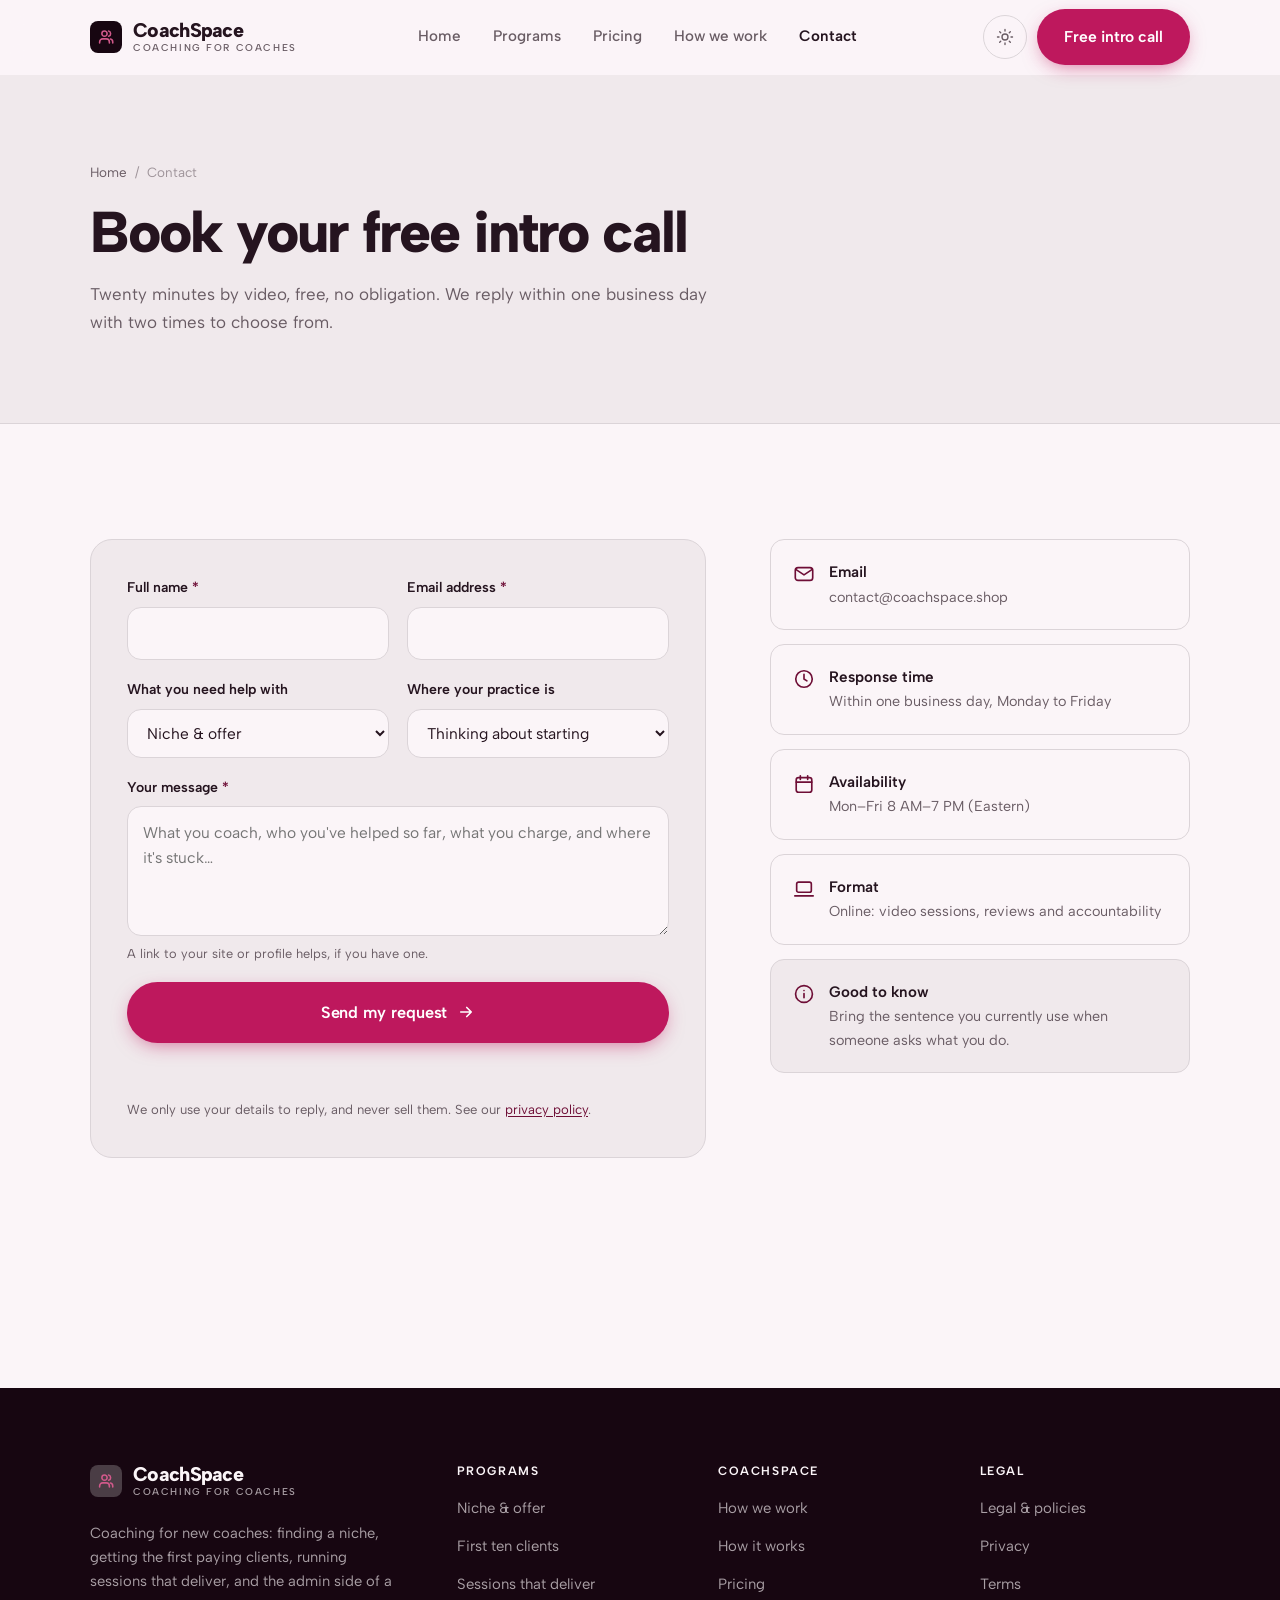
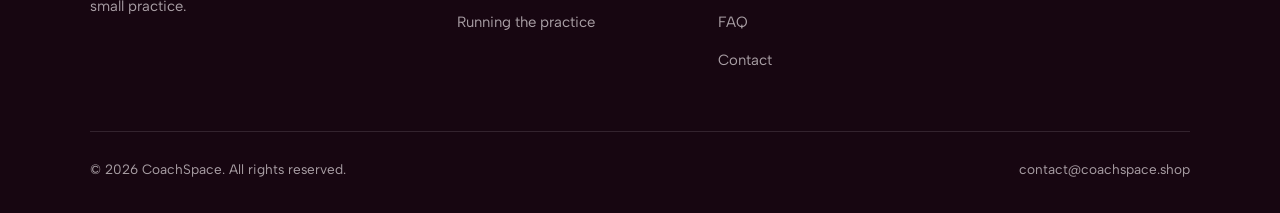
<file: contact.html>
<!DOCTYPE html>
<html lang="en" class="no-js">
<head>
<meta charset="utf-8">
<meta name="viewport" content="width=device-width, initial-scale=1">
<title>Contact — CoachSpace</title>
<meta name="description" content="Book your free 20-minute intro call. We reply within one business day.">
<link rel="canonical" href="https://coachspace.shop/contact.html">

<meta property="og:type" content="website">
<meta property="og:url" content="https://coachspace.shop/contact.html">
<meta property="og:site_name" content="CoachSpace">
<meta property="og:locale" content="en_US">
<meta property="og:title" content="Contact — CoachSpace">
<meta property="og:description" content="Book your free 20-minute intro call. We reply within one business day.">
<meta name="theme-color" content="#170611">

<link rel="icon" href="assets/img/favicon.svg" type="image/svg+xml">
<link rel="preconnect" href="https://fonts.googleapis.com">
<link rel="preconnect" href="https://fonts.gstatic.com" crossorigin>
<link rel="stylesheet" href="https://fonts.googleapis.com/css2?family=Albert+Sans:wght@400..800&display=swap">
<link rel="stylesheet" href="assets/css/style.css">

<!-- Thème appliqué avant le premier rendu (évite le flash) -->
<script>
document.documentElement.classList.remove('no-js');
(function(){try{var t=localStorage.getItem('site-theme');if(t){document.documentElement.setAttribute('data-theme',t);}}catch(e){}})();
</script>
</head>

<body>
<a class="skip-link" href="#main">Skip to main content</a>

<header class="site-header">
  <nav class="wrap nav" aria-label="Main navigation">
    <a class="brand" href="index.html">
      <svg class="brand__mark" viewBox="0 0 64 64" aria-hidden="true">
        <rect class="bm-bg" width="64" height="64" rx="16"/>
        <g class="bm-ic" transform="translate(14 14) scale(1.5)" fill="none" stroke-width="2.1" stroke-linecap="round" stroke-linejoin="round"><path d="M16.5 20v-1.5a4 4 0 0 0-4-4h-5a4 4 0 0 0-4 4V20"/><circle cx="10" cy="7.5" r="3.5"/><path d="M21 20v-1.5a4 4 0 0 0-3-3.9M15.5 4.1a3.5 3.5 0 0 1 0 6.8"/></g>
      </svg>
      <span>CoachSpace<span class="brand__sub">Coaching for coaches</span></span>
    </a>

    <ul class="nav__links" id="nav-links">
      <li><a href="index.html">Home</a></li>
      <li><a href="programs.html">Programs</a></li>
      <li><a href="index.html#pricing">Pricing</a></li>
      <li><a href="about.html">How we work</a></li>
      <li><a href="contact.html" aria-current="page">Contact</a></li>
      <li><a class="btn btn--primary" href="contact.html">Free intro call</a></li>
    </ul>

    <div class="nav__cta">
      <button class="theme-toggle" type="button" aria-label="Switch to dark theme">
        <svg class="icon-sun" viewBox="0 0 24 24" fill="none" stroke="currentColor" stroke-width="1.8" stroke-linecap="round" aria-hidden="true"><circle cx="12" cy="12" r="4"/><path d="M12 2v2m0 16v2M2 12h2m16 0h2M4.9 4.9l1.4 1.4m11.4 11.4 1.4 1.4M19.1 4.9l-1.4 1.4M6.3 17.7l-1.4 1.4"/></svg>
        <svg class="icon-moon" viewBox="0 0 24 24" fill="none" stroke="currentColor" stroke-width="1.8" stroke-linecap="round" stroke-linejoin="round" aria-hidden="true"><path d="M21 12.8A9 9 0 1 1 11.2 3a7 7 0 0 0 9.8 9.8z"/></svg>
      </button>
      <a class="btn btn--primary" href="contact.html">Free intro call</a>
      <button class="nav__toggle" type="button" aria-expanded="false" aria-controls="nav-links" aria-label="Open menu">
        <svg class="icon-open" viewBox="0 0 24 24" fill="none" stroke="currentColor" stroke-width="2" stroke-linecap="round" aria-hidden="true"><path d="M3 6h18M3 12h18M3 18h18"/></svg>
        <svg class="icon-close" viewBox="0 0 24 24" fill="none" stroke="currentColor" stroke-width="2" stroke-linecap="round" aria-hidden="true"><path d="M6 6l12 12M18 6L6 18"/></svg>
      </button>
    </div>
  </nav>
</header>

<main id="main">

<section class="page-head">
  <div class="wrap">
    <nav class="breadcrumb" aria-label="Breadcrumb">
      <a href="index.html">Home</a><span>/</span><span aria-current="page">Contact</span>
    </nav>
    <h1>Book your free intro call</h1>
    <p>Twenty minutes by video, free, no obligation. We reply within one business day with two times to choose from.</p>
  </div>
</section>

<section class="section wrap">
  <div class="form-layout">

    <!--
      FORM: the action attribute holds a placeholder id. Create a free form at
      https://formspree.io and replace VOTRE_ID_FORMSPREE. Until then, the button
      opens the visitor's email app with a pre-filled message to contact@coachspace.shop.
    -->
    <form class="form" id="contact-form" action="https://formspree.io/f/VOTRE_ID_FORMSPREE" method="POST"
          data-email="contact@coachspace.shop" data-subject="Intro call request"
          data-msg-mail="Your email app will open with the message ready to send." data-msg-sending="Sending…"
          data-msg-ok="Thanks! Your message is on its way. We reply within one business day." data-msg-err="Sending failed. Please email us directly at">
      <div class="form__row">
        <div class="field">
          <label for="nom">Full name <span class="req" aria-hidden="true">*</span></label>
          <input type="text" id="nom" name="nom" autocomplete="name" required>
        </div>
        <div class="field">
          <label for="email">Email address <span class="req" aria-hidden="true">*</span></label>
          <input type="email" id="email" name="email" autocomplete="email" required>
        </div>
      </div>

      <div class="form__row">
        <div class="field">
          <label for="programme">What you need help with</label>
          <select id="programme" name="programme">
            <option>Niche &amp; offer</option>
            <option>First ten clients</option>
            <option>Sessions that deliver</option>
            <option>Running the practice</option>
            <option>Not sure yet</option>
          </select>
        </div>
        <div class="field">
          <label for="niveau">Where your practice is</label>
          <select id="niveau" name="niveau">
            <option>Thinking about starting</option>
            <option>Trained, no clients yet</option>
            <option>A few clients</option>
            <option>Going full-time</option>
          </select>
        </div>
      </div>

      <div class="field">
        <label for="message">Your message <span class="req" aria-hidden="true">*</span></label>
        <textarea id="message" name="message" required placeholder="What you coach, who you've helped so far, what you charge, and where it's stuck…"></textarea>
        <span class="field__hint">A link to your site or profile helps, if you have one.</span>
      </div>

      <!-- Bot trap: hidden from humans -->
      <div class="visually-hidden" aria-hidden="true">
        <label for="site-web">Leave this field empty</label>
        <input type="text" id="site-web" name="_gotcha" tabindex="-1" autocomplete="off">
      </div>

      <button class="btn btn--primary btn--lg" type="submit">Send my request <svg viewBox="0 0 24 24" fill="none" stroke="currentColor" stroke-width="2.2" stroke-linecap="round" stroke-linejoin="round" aria-hidden="true"><path d="M5 12h14M13 6l6 6-6 6"/></svg></button>

      <p id="form-status" class="form__status" role="status" aria-live="polite"></p>

      <p class="form__note">
        We only use your details to reply, and never sell them. See our <a href="legal.html#privacy">privacy policy</a>.
      </p>
    </form>

    <aside class="contact-aside">
      <div class="contact-card">
        <svg viewBox="0 0 24 24" fill="none" stroke="currentColor" stroke-width="1.8" stroke-linecap="round" stroke-linejoin="round" aria-hidden="true"><rect x="2.5" y="5" width="19" height="14" rx="3"/><path d="M3 7l9 6 9-6"/></svg>
        <div><b>Email</b><a href="mailto:contact@coachspace.shop">contact@coachspace.shop</a></div>
      </div>
      <div class="contact-card">
        <svg viewBox="0 0 24 24" fill="none" stroke="currentColor" stroke-width="1.8" stroke-linecap="round" stroke-linejoin="round" aria-hidden="true"><circle cx="12" cy="12" r="9"/><path d="M12 7v5l3.2 2"/></svg>
        <div><b>Response time</b><span>Within one business day, Monday to Friday</span></div>
      </div>
      <div class="contact-card">
        <svg viewBox="0 0 24 24" fill="none" stroke="currentColor" stroke-width="1.8" stroke-linecap="round" stroke-linejoin="round" aria-hidden="true"><rect x="3.5" y="5" width="17" height="16" rx="2.5"/><path d="M8 3v4M16 3v4M3.5 10h17"/></svg>
        <div><b>Availability</b><span>Mon–Fri 8 AM–7 PM (Eastern)</span></div>
      </div>
      <div class="contact-card">
        <svg viewBox="0 0 24 24" fill="none" stroke="currentColor" stroke-width="1.8" stroke-linecap="round" stroke-linejoin="round" aria-hidden="true"><rect x="4" y="4.5" width="16" height="11" rx="2"/><path d="M2 19.5h20"/></svg>
        <div><b>Format</b><span>Online: video sessions, reviews and accountability</span></div>
      </div>
      <div class="contact-card contact-card--soft">
        <svg viewBox="0 0 24 24" fill="none" stroke="currentColor" stroke-width="1.8" stroke-linecap="round" stroke-linejoin="round" aria-hidden="true"><circle cx="12" cy="12" r="9.2"/><path d="M12 16v-4.5M12 8.2v.1"/></svg>
        <div><b>Good to know</b><span>Bring the sentence you currently use when someone asks what you do.</span></div>
      </div>
    </aside>

  </div>
</section>

</main>

<footer class="site-footer">
  <div class="wrap">
    <div class="footer__grid">
      <div class="footer__brand">
        <a class="brand" href="index.html">
          <svg class="brand__mark" viewBox="0 0 64 64" aria-hidden="true">
        <rect class="bm-bg" width="64" height="64" rx="16"/>
        <g class="bm-ic" transform="translate(14 14) scale(1.5)" fill="none" stroke-width="2.1" stroke-linecap="round" stroke-linejoin="round"><path d="M16.5 20v-1.5a4 4 0 0 0-4-4h-5a4 4 0 0 0-4 4V20"/><circle cx="10" cy="7.5" r="3.5"/><path d="M21 20v-1.5a4 4 0 0 0-3-3.9M15.5 4.1a3.5 3.5 0 0 1 0 6.8"/></g>
      </svg>
          <span>CoachSpace<span class="brand__sub">Coaching for coaches</span></span>
        </a>
        <p>Coaching for new coaches: finding a niche, getting the first paying clients, running sessions that deliver, and the admin side of a small practice.</p>
      </div>

      <div class="footer__col">
        <h4>Programs</h4>
        <ul>
          <li><a href="programs.html#niche">Niche &amp; offer</a></li>
          <li><a href="programs.html#clients">First ten clients</a></li>
          <li><a href="programs.html#sessions">Sessions that deliver</a></li>
          <li><a href="programs.html#practice">Running the practice</a></li>
        </ul>
      </div>

      <div class="footer__col">
        <h4>CoachSpace</h4>
        <ul>
          <li><a href="about.html">How we work</a></li>
          <li><a href="index.html#how-it-works">How it works</a></li>
          <li><a href="index.html#pricing">Pricing</a></li>
          <li><a href="index.html#faq">FAQ</a></li>
          <li><a href="contact.html">Contact</a></li>
        </ul>
      </div>

      <div class="footer__col">
        <h4>Legal</h4>
        <ul>
          <li><a href="legal.html">Legal &amp; policies</a></li>
          <li><a href="legal.html#privacy">Privacy</a></li>
          <li><a href="legal.html#terms">Terms</a></li>
        </ul>
      </div>
    </div>

    <div class="footer__bottom">
      <p>© <span data-year>2026</span> CoachSpace. All rights reserved.</p>
      <p><a href="mailto:contact@coachspace.shop">contact@coachspace.shop</a></p>
    </div>
  </div>
</footer>

<script src="assets/js/main.js" defer></script>
</body>
</html>
</file>
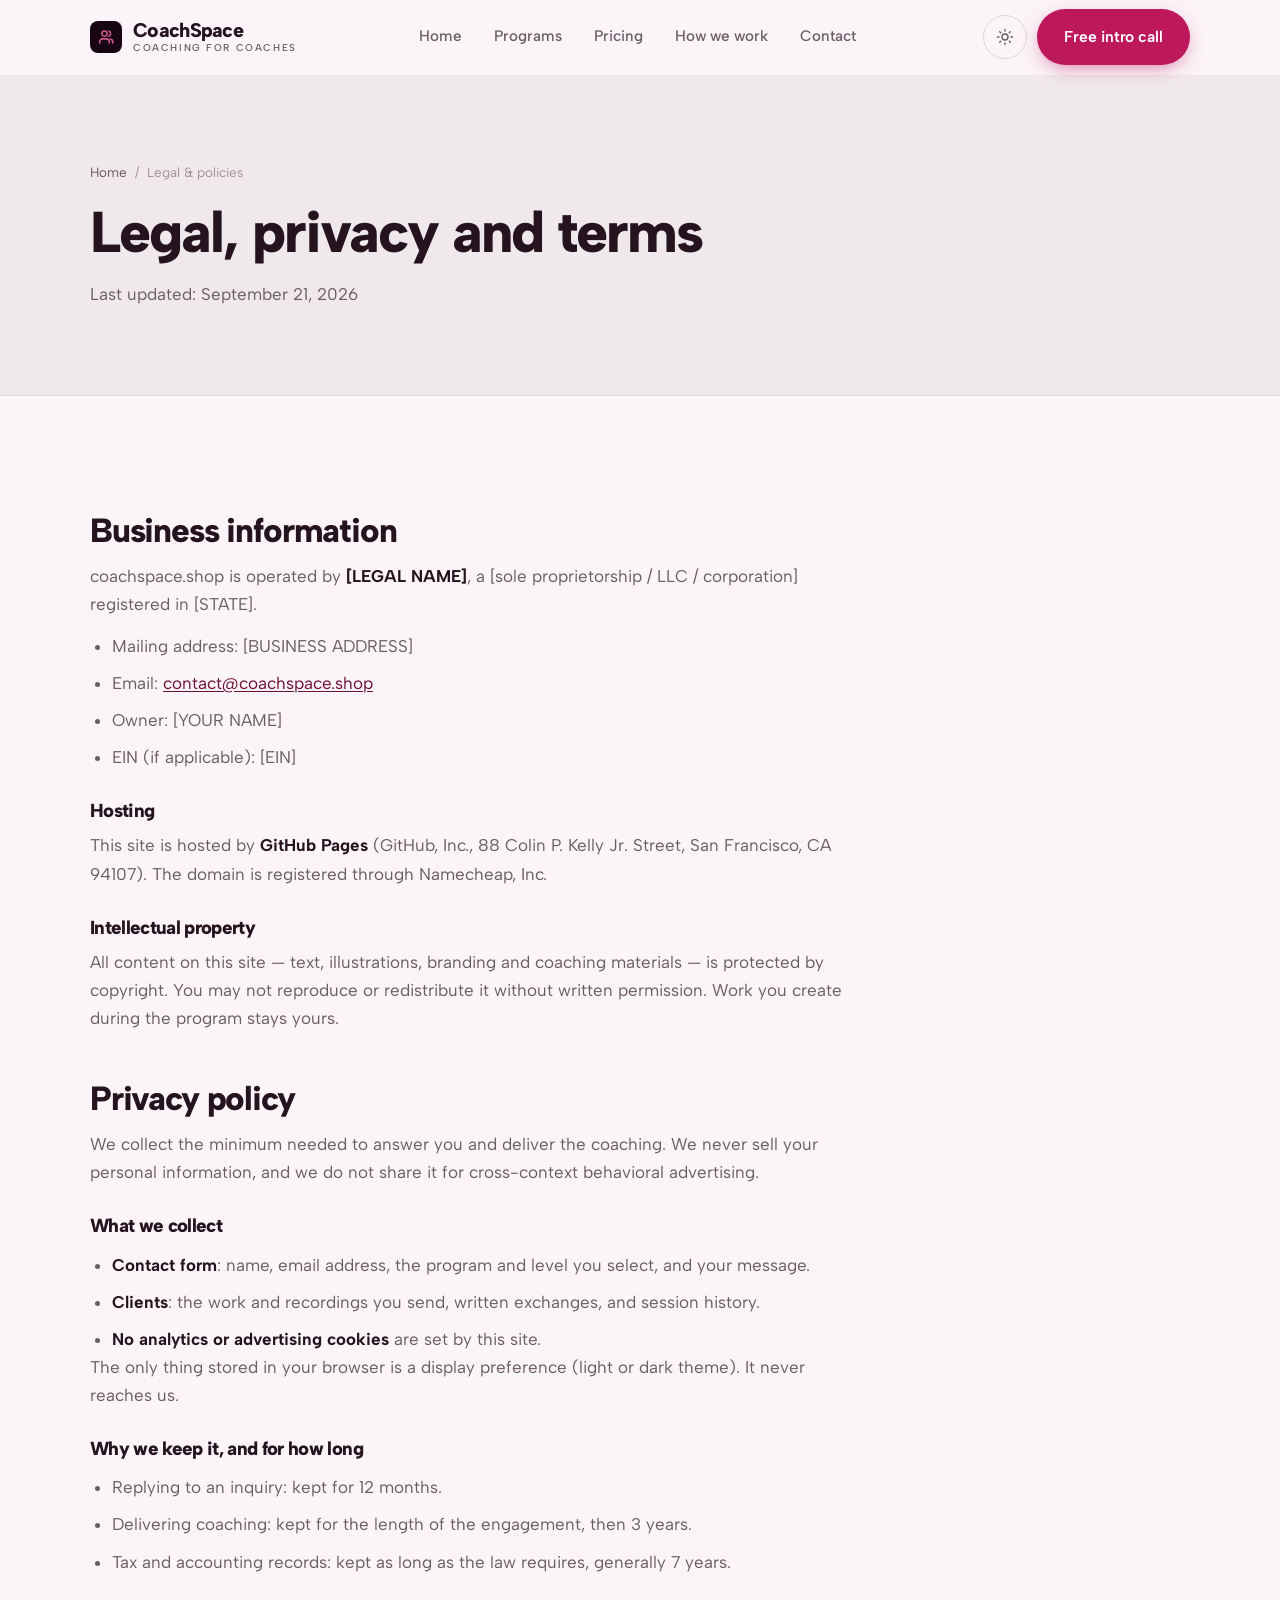
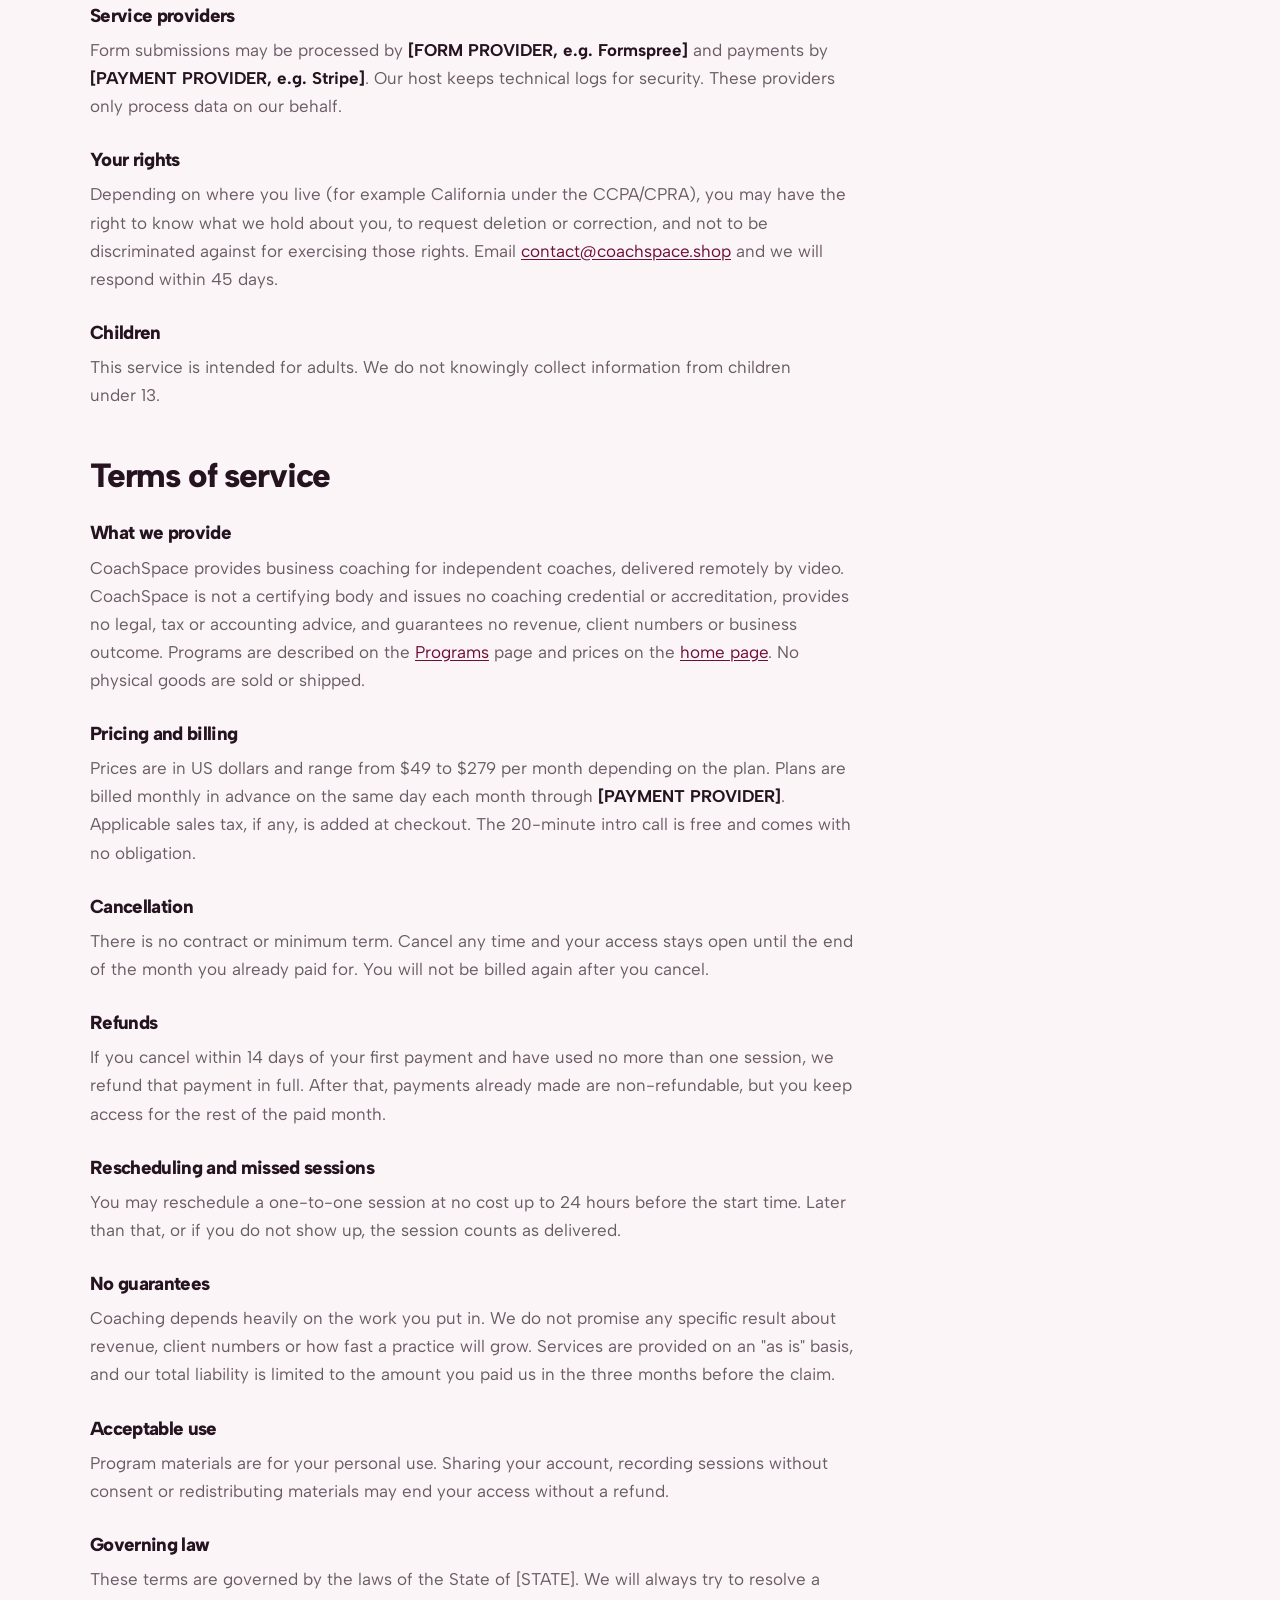
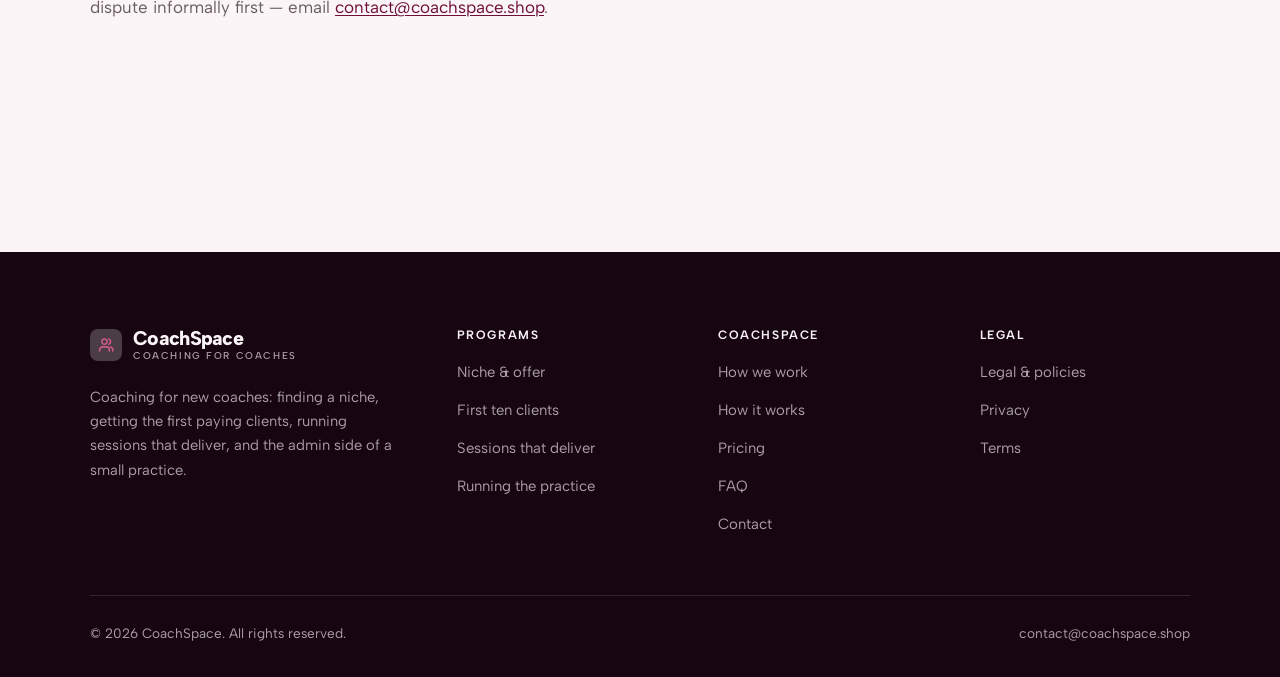
<file: legal.html>
<!DOCTYPE html>
<html lang="en" class="no-js">
<head>
<meta charset="utf-8">
<meta name="viewport" content="width=device-width, initial-scale=1">
<title>Legal, privacy and terms — CoachSpace</title>
<meta name="description" content="Business information, privacy policy and terms of service for CoachSpace.">
<meta name="robots" content="noindex">

<meta property="og:type" content="website">
<meta property="og:url" content="https://coachspace.shop/legal.html">
<meta property="og:site_name" content="CoachSpace">
<meta property="og:locale" content="en_US">
<meta property="og:title" content="Legal, privacy and terms — CoachSpace">
<meta property="og:description" content="Business information, privacy policy and terms of service for CoachSpace.">
<meta name="theme-color" content="#170611">

<link rel="icon" href="assets/img/favicon.svg" type="image/svg+xml">
<link rel="preconnect" href="https://fonts.googleapis.com">
<link rel="preconnect" href="https://fonts.gstatic.com" crossorigin>
<link rel="stylesheet" href="https://fonts.googleapis.com/css2?family=Albert+Sans:wght@400..800&display=swap">
<link rel="stylesheet" href="assets/css/style.css">

<!-- Thème appliqué avant le premier rendu (évite le flash) -->
<script>
document.documentElement.classList.remove('no-js');
(function(){try{var t=localStorage.getItem('site-theme');if(t){document.documentElement.setAttribute('data-theme',t);}}catch(e){}})();
</script>
</head>

<body>
<a class="skip-link" href="#main">Skip to main content</a>

<header class="site-header">
  <nav class="wrap nav" aria-label="Main navigation">
    <a class="brand" href="index.html">
      <svg class="brand__mark" viewBox="0 0 64 64" aria-hidden="true">
        <rect class="bm-bg" width="64" height="64" rx="16"/>
        <g class="bm-ic" transform="translate(14 14) scale(1.5)" fill="none" stroke-width="2.1" stroke-linecap="round" stroke-linejoin="round"><path d="M16.5 20v-1.5a4 4 0 0 0-4-4h-5a4 4 0 0 0-4 4V20"/><circle cx="10" cy="7.5" r="3.5"/><path d="M21 20v-1.5a4 4 0 0 0-3-3.9M15.5 4.1a3.5 3.5 0 0 1 0 6.8"/></g>
      </svg>
      <span>CoachSpace<span class="brand__sub">Coaching for coaches</span></span>
    </a>

    <ul class="nav__links" id="nav-links">
      <li><a href="index.html">Home</a></li>
      <li><a href="programs.html">Programs</a></li>
      <li><a href="index.html#pricing">Pricing</a></li>
      <li><a href="about.html">How we work</a></li>
      <li><a href="contact.html">Contact</a></li>
      <li><a class="btn btn--primary" href="contact.html">Free intro call</a></li>
    </ul>

    <div class="nav__cta">
      <button class="theme-toggle" type="button" aria-label="Switch to dark theme">
        <svg class="icon-sun" viewBox="0 0 24 24" fill="none" stroke="currentColor" stroke-width="1.8" stroke-linecap="round" aria-hidden="true"><circle cx="12" cy="12" r="4"/><path d="M12 2v2m0 16v2M2 12h2m16 0h2M4.9 4.9l1.4 1.4m11.4 11.4 1.4 1.4M19.1 4.9l-1.4 1.4M6.3 17.7l-1.4 1.4"/></svg>
        <svg class="icon-moon" viewBox="0 0 24 24" fill="none" stroke="currentColor" stroke-width="1.8" stroke-linecap="round" stroke-linejoin="round" aria-hidden="true"><path d="M21 12.8A9 9 0 1 1 11.2 3a7 7 0 0 0 9.8 9.8z"/></svg>
      </button>
      <a class="btn btn--primary" href="contact.html">Free intro call</a>
      <button class="nav__toggle" type="button" aria-expanded="false" aria-controls="nav-links" aria-label="Open menu">
        <svg class="icon-open" viewBox="0 0 24 24" fill="none" stroke="currentColor" stroke-width="2" stroke-linecap="round" aria-hidden="true"><path d="M3 6h18M3 12h18M3 18h18"/></svg>
        <svg class="icon-close" viewBox="0 0 24 24" fill="none" stroke="currentColor" stroke-width="2" stroke-linecap="round" aria-hidden="true"><path d="M6 6l12 12M18 6L6 18"/></svg>
      </button>
    </div>
  </nav>
</header>

<main id="main">

<section class="page-head">
  <div class="wrap">
    <nav class="breadcrumb" aria-label="Breadcrumb">
      <a href="index.html">Home</a><span>/</span><span aria-current="page">Legal &amp; policies</span>
    </nav>
    <h1>Legal, privacy and terms</h1>
    <p>Last updated: <time datetime="2026-09-21">September 21, 2026</time></p>
  </div>
</section>

<section class="section wrap">
  <div class="prose">

    <!--
      TO DO: this is a skeleton, not legal advice. Replace every [BRACKET] with
      your real details before selling, and have a lawyer review it if you can.
      Consumer protection rules differ by state.
    -->

    <h2 id="business">Business information</h2>
    <p>
      coachspace.shop is operated by <strong>[LEGAL NAME]</strong>, a [sole proprietorship / LLC / corporation]
      registered in [STATE].
    </p>
    <ul>
      <li>Mailing address: [BUSINESS ADDRESS]</li>
      <li>Email: <a href="mailto:contact@coachspace.shop">contact@coachspace.shop</a></li>
      <li>Owner: [YOUR NAME]</li>
      <li>EIN (if applicable): [EIN]</li>
    </ul>

    <h3>Hosting</h3>
    <p>
      This site is hosted by <strong>GitHub Pages</strong> (GitHub, Inc., 88 Colin P. Kelly Jr. Street,
      San Francisco, CA 94107). The domain is registered through Namecheap, Inc.
    </p>

    <h3>Intellectual property</h3>
    <p>
      All content on this site — text, illustrations, branding and coaching materials — is protected by
      copyright. You may not reproduce or redistribute it without written permission. Work you create during
      the program stays yours.
    </p>

    <h2 id="privacy">Privacy policy</h2>
    <p>
      We collect the minimum needed to answer you and deliver the coaching. We never sell your personal
      information, and we do not share it for cross-context behavioral advertising.
    </p>
    <h3>What we collect</h3>
    <ul>
      <li><strong>Contact form</strong>: name, email address, the program and level you select, and your message.</li>
      <li><strong>Clients</strong>: the work and recordings you send, written exchanges, and session history.</li>
      <li><strong>No analytics or advertising cookies</strong> are set by this site.</li>
    </ul>
    <p>
      The only thing stored in your browser is a display preference (light or dark theme). It never reaches us.
    </p>
    <h3>Why we keep it, and for how long</h3>
    <ul>
      <li>Replying to an inquiry: kept for 12 months.</li>
      <li>Delivering coaching: kept for the length of the engagement, then 3 years.</li>
      <li>Tax and accounting records: kept as long as the law requires, generally 7 years.</li>
    </ul>
    <h3>Service providers</h3>
    <p>
      Form submissions may be processed by <strong>[FORM PROVIDER, e.g. Formspree]</strong> and payments by
      <strong>[PAYMENT PROVIDER, e.g. Stripe]</strong>. Our host keeps technical logs for security. These
      providers only process data on our behalf.
    </p>
    <h3>Your rights</h3>
    <p>
      Depending on where you live (for example California under the CCPA/CPRA), you may have the right to
      know what we hold about you, to request deletion or correction, and not to be discriminated against for
      exercising those rights. Email <a href="mailto:contact@coachspace.shop">contact@coachspace.shop</a> and we will respond within 45 days.
    </p>
    <h3>Children</h3>
    <p>
      This service is intended for adults. We do not knowingly collect information from children under 13.
    </p>

    <h2 id="terms">Terms of service</h2>
    <h3>What we provide</h3>
    <p>
      CoachSpace provides business coaching for independent coaches, delivered remotely by video. CoachSpace is not a certifying body and issues no coaching credential or accreditation, provides no legal, tax or accounting advice, and guarantees no revenue, client numbers or business outcome. Programs are described on the
      <a href="programs.html">Programs</a> page and prices on the <a href="index.html#pricing">home page</a>.
      No physical goods are sold or shipped.
    </p>
    <h3>Pricing and billing</h3>
    <p>
      Prices are in US dollars and range from $49 to $279 per month
      depending on the plan. Plans are billed monthly in advance on the same day each month through
      <strong>[PAYMENT PROVIDER]</strong>. Applicable sales tax, if any, is added at checkout.
      The 20-minute intro call is free and comes with no obligation.
    </p>
    <h3>Cancellation</h3>
    <p>
      There is no contract or minimum term. Cancel any time and your access stays open until the end of the
      month you already paid for. You will not be billed again after you cancel.
    </p>
    <h3>Refunds</h3>
    <p>
      If you cancel within 14 days of your first payment and have used no more than one session, we refund
      that payment in full. After that, payments already made are non-refundable, but you keep access for the
      rest of the paid month.
    </p>
    <h3>Rescheduling and missed sessions</h3>
    <p>
      You may reschedule a one-to-one session at no cost up to 24 hours before the start time. Later than
      that, or if you do not show up, the session counts as delivered.
    </p>
    <h3>No guarantees</h3>
    <p>
      Coaching depends heavily on the work you put in. We do not promise any specific result
      about revenue, client numbers or how fast a practice will grow. Services are provided on an "as is" basis, and our total
      liability is limited to the amount you paid us in the three months before the claim.
    </p>
    <h3>Acceptable use</h3>
    <p>
      Program materials are for your personal use. Sharing your account, recording sessions without consent
      or redistributing materials may end your access without a refund.
    </p>
    <h3>Governing law</h3>
    <p>
      These terms are governed by the laws of the State of [STATE]. We will always try to resolve a dispute
      informally first — email <a href="mailto:contact@coachspace.shop">contact@coachspace.shop</a>.
    </p>

  </div>
</section>

</main>

<footer class="site-footer">
  <div class="wrap">
    <div class="footer__grid">
      <div class="footer__brand">
        <a class="brand" href="index.html">
          <svg class="brand__mark" viewBox="0 0 64 64" aria-hidden="true">
        <rect class="bm-bg" width="64" height="64" rx="16"/>
        <g class="bm-ic" transform="translate(14 14) scale(1.5)" fill="none" stroke-width="2.1" stroke-linecap="round" stroke-linejoin="round"><path d="M16.5 20v-1.5a4 4 0 0 0-4-4h-5a4 4 0 0 0-4 4V20"/><circle cx="10" cy="7.5" r="3.5"/><path d="M21 20v-1.5a4 4 0 0 0-3-3.9M15.5 4.1a3.5 3.5 0 0 1 0 6.8"/></g>
      </svg>
          <span>CoachSpace<span class="brand__sub">Coaching for coaches</span></span>
        </a>
        <p>Coaching for new coaches: finding a niche, getting the first paying clients, running sessions that deliver, and the admin side of a small practice.</p>
      </div>

      <div class="footer__col">
        <h4>Programs</h4>
        <ul>
          <li><a href="programs.html#niche">Niche &amp; offer</a></li>
          <li><a href="programs.html#clients">First ten clients</a></li>
          <li><a href="programs.html#sessions">Sessions that deliver</a></li>
          <li><a href="programs.html#practice">Running the practice</a></li>
        </ul>
      </div>

      <div class="footer__col">
        <h4>CoachSpace</h4>
        <ul>
          <li><a href="about.html">How we work</a></li>
          <li><a href="index.html#how-it-works">How it works</a></li>
          <li><a href="index.html#pricing">Pricing</a></li>
          <li><a href="index.html#faq">FAQ</a></li>
          <li><a href="contact.html">Contact</a></li>
        </ul>
      </div>

      <div class="footer__col">
        <h4>Legal</h4>
        <ul>
          <li><a href="legal.html">Legal &amp; policies</a></li>
          <li><a href="legal.html#privacy">Privacy</a></li>
          <li><a href="legal.html#terms">Terms</a></li>
        </ul>
      </div>
    </div>

    <div class="footer__bottom">
      <p>© <span data-year>2026</span> CoachSpace. All rights reserved.</p>
      <p><a href="mailto:contact@coachspace.shop">contact@coachspace.shop</a></p>
    </div>
  </div>
</footer>

<script src="assets/js/main.js" defer></script>
</body>
</html>
</file>
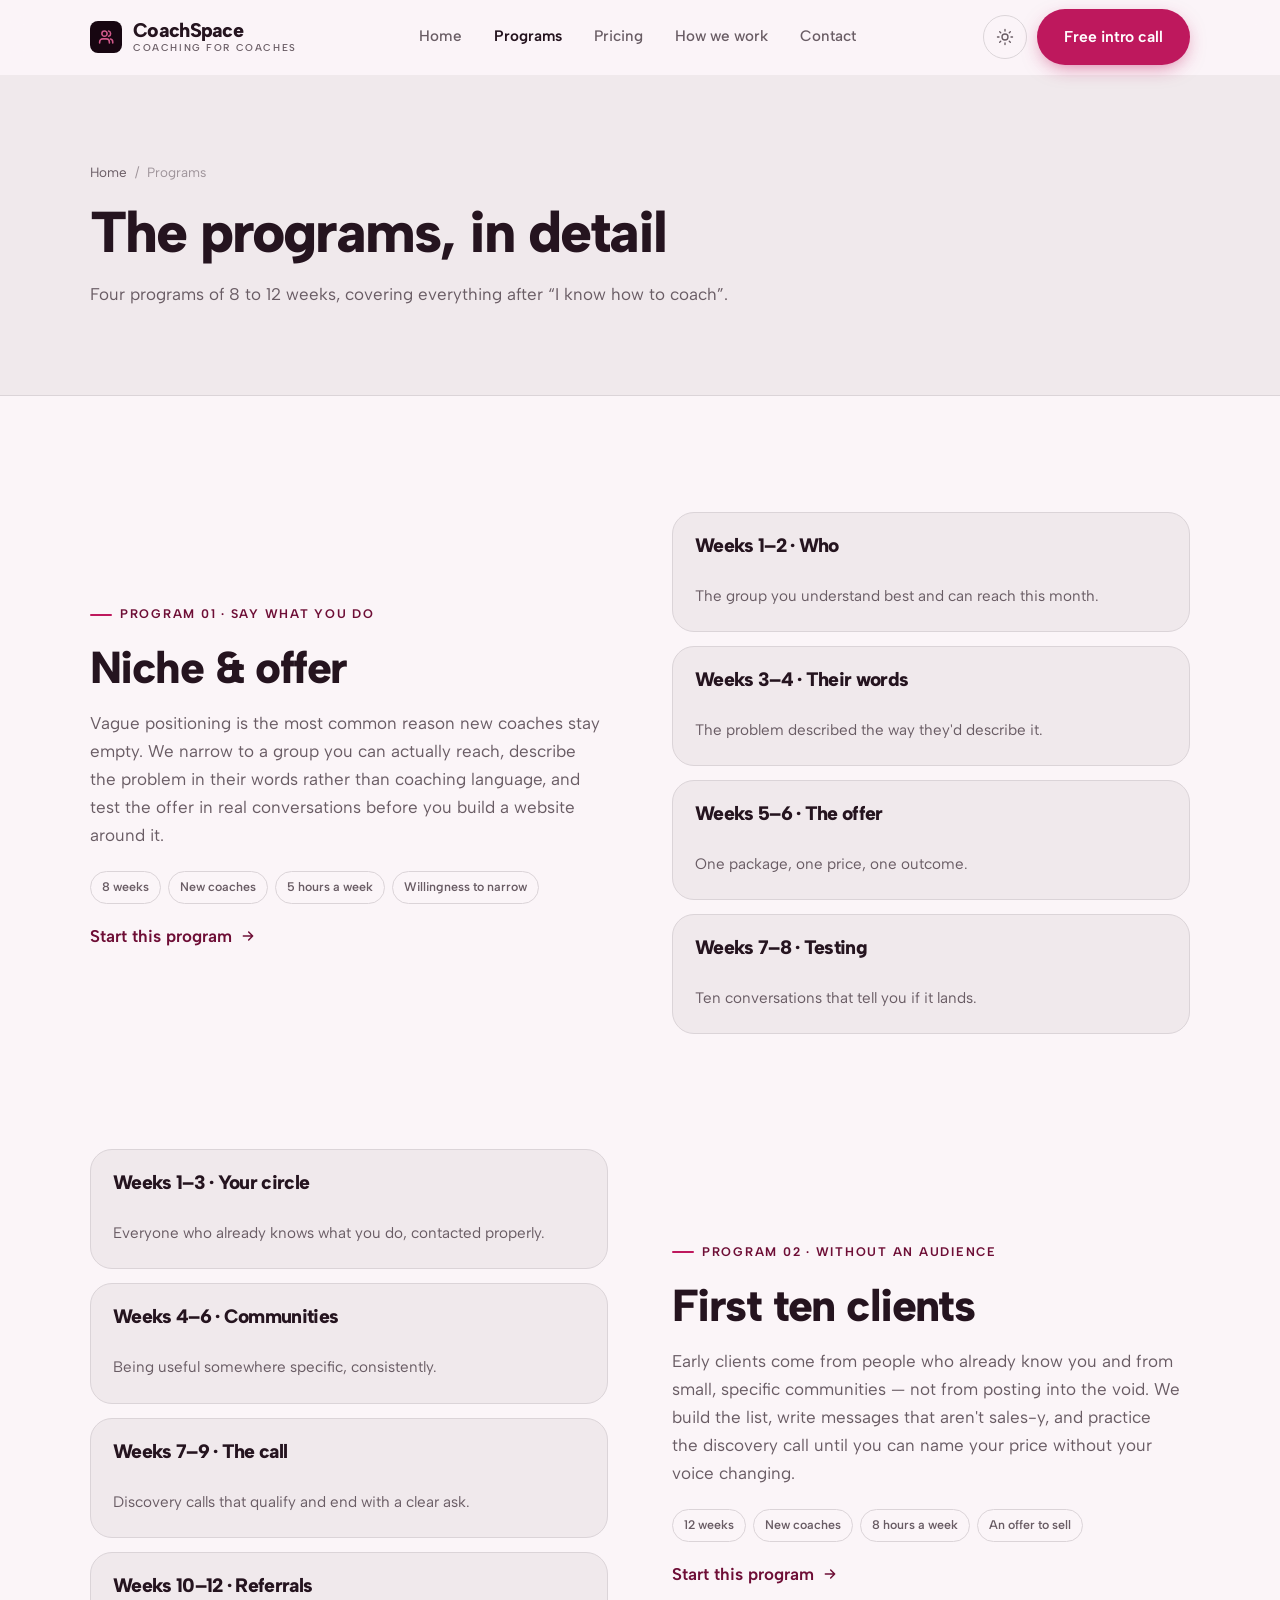
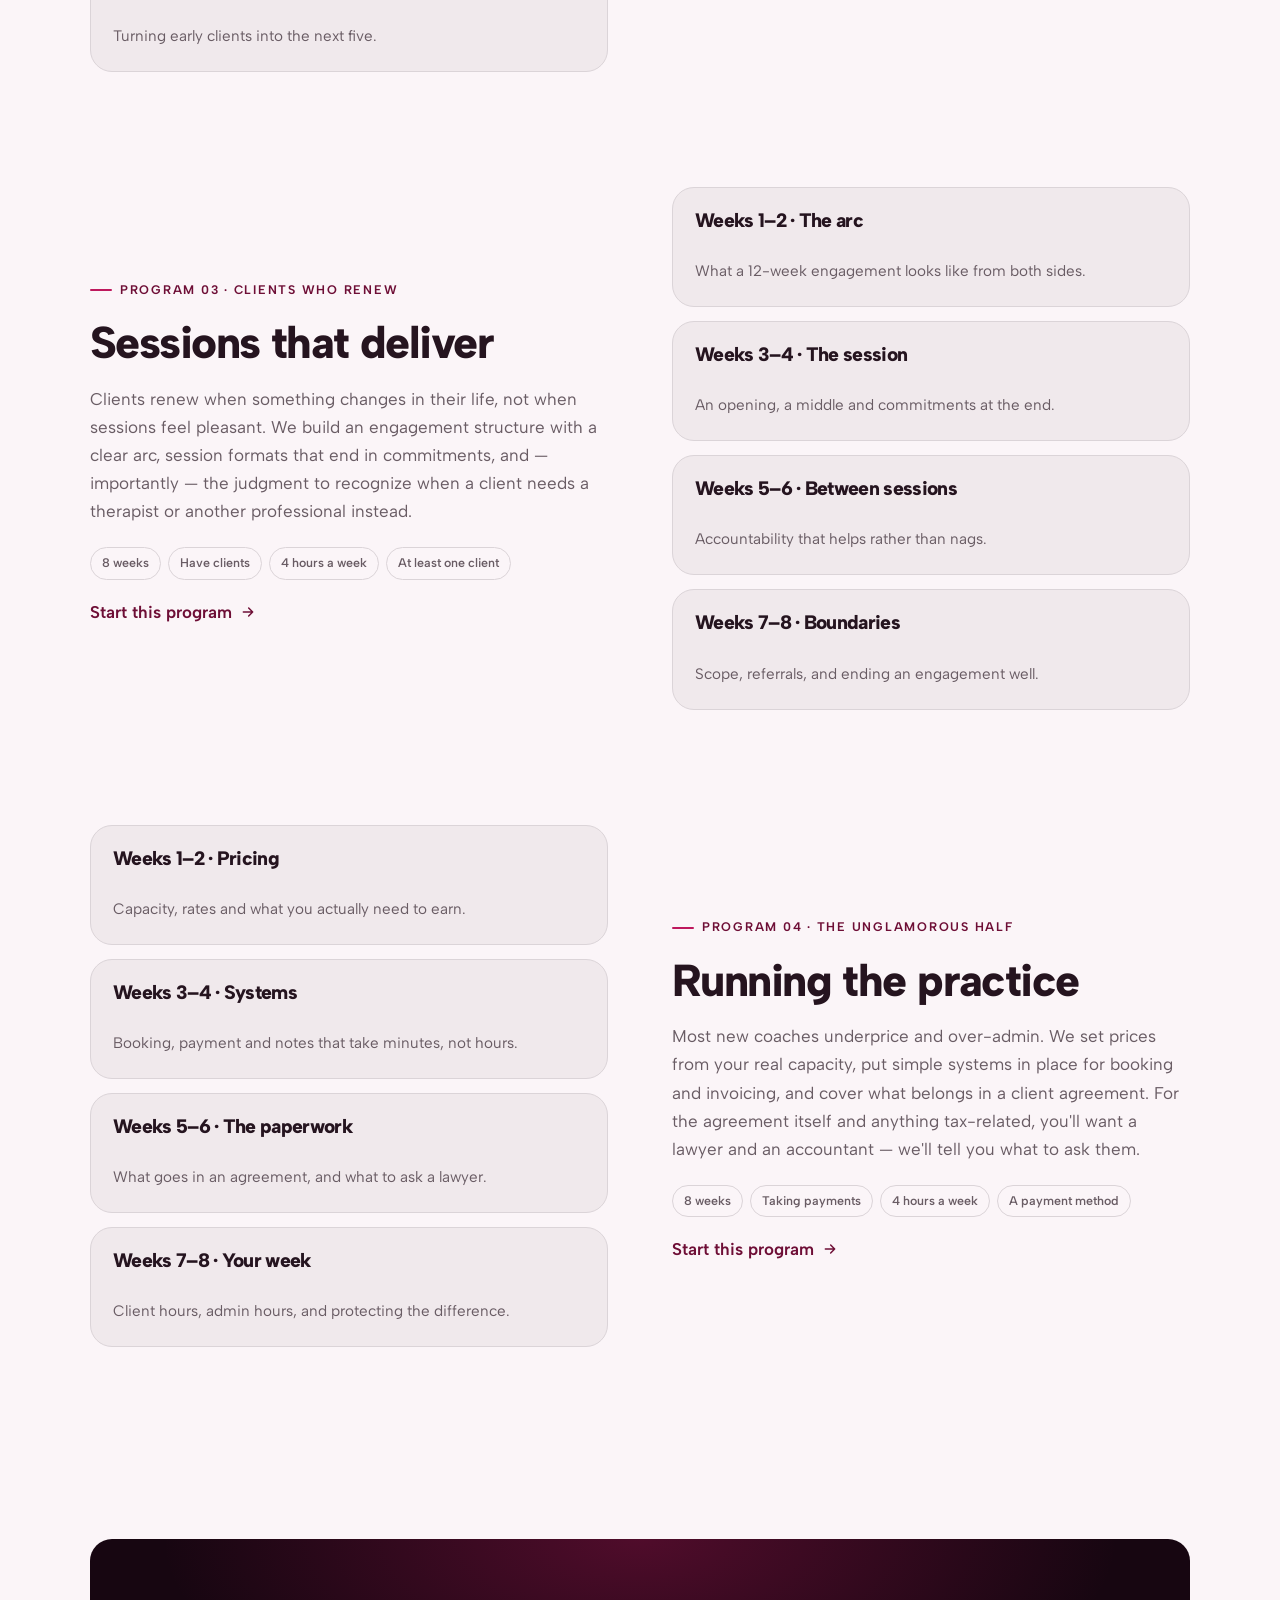
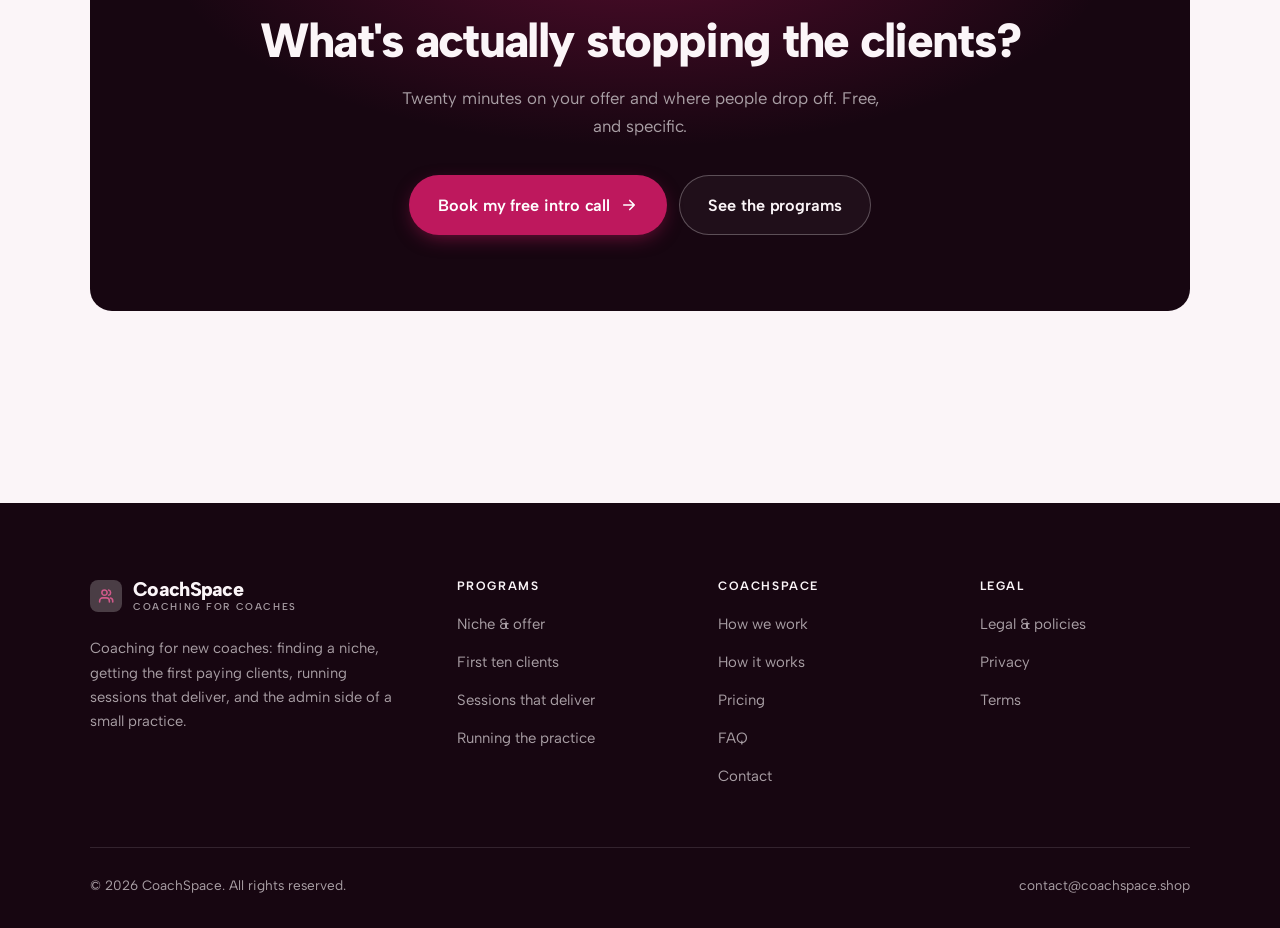
<file: programs.html>
<!DOCTYPE html>
<html lang="en" class="no-js">
<head>
<meta charset="utf-8">
<meta name="viewport" content="width=device-width, initial-scale=1">
<title>Programs — CoachSpace</title>
<meta name="description" content="Programs for coaches: niche and offer, first ten clients, sessions that deliver, running the practice.">
<link rel="canonical" href="https://coachspace.shop/programs.html">

<meta property="og:type" content="website">
<meta property="og:url" content="https://coachspace.shop/programs.html">
<meta property="og:site_name" content="CoachSpace">
<meta property="og:locale" content="en_US">
<meta property="og:title" content="Programs — CoachSpace">
<meta property="og:description" content="Programs for coaches: niche and offer, first ten clients, sessions that deliver, running the practice.">
<meta name="theme-color" content="#170611">

<link rel="icon" href="assets/img/favicon.svg" type="image/svg+xml">
<link rel="preconnect" href="https://fonts.googleapis.com">
<link rel="preconnect" href="https://fonts.gstatic.com" crossorigin>
<link rel="stylesheet" href="https://fonts.googleapis.com/css2?family=Albert+Sans:wght@400..800&display=swap">
<link rel="stylesheet" href="assets/css/style.css">

<!-- Thème appliqué avant le premier rendu (évite le flash) -->
<script>
document.documentElement.classList.remove('no-js');
(function(){try{var t=localStorage.getItem('site-theme');if(t){document.documentElement.setAttribute('data-theme',t);}}catch(e){}})();
</script>
</head>

<body>
<a class="skip-link" href="#main">Skip to main content</a>

<header class="site-header">
  <nav class="wrap nav" aria-label="Main navigation">
    <a class="brand" href="index.html">
      <svg class="brand__mark" viewBox="0 0 64 64" aria-hidden="true">
        <rect class="bm-bg" width="64" height="64" rx="16"/>
        <g class="bm-ic" transform="translate(14 14) scale(1.5)" fill="none" stroke-width="2.1" stroke-linecap="round" stroke-linejoin="round"><path d="M16.5 20v-1.5a4 4 0 0 0-4-4h-5a4 4 0 0 0-4 4V20"/><circle cx="10" cy="7.5" r="3.5"/><path d="M21 20v-1.5a4 4 0 0 0-3-3.9M15.5 4.1a3.5 3.5 0 0 1 0 6.8"/></g>
      </svg>
      <span>CoachSpace<span class="brand__sub">Coaching for coaches</span></span>
    </a>

    <ul class="nav__links" id="nav-links">
      <li><a href="index.html">Home</a></li>
      <li><a href="programs.html" aria-current="page">Programs</a></li>
      <li><a href="index.html#pricing">Pricing</a></li>
      <li><a href="about.html">How we work</a></li>
      <li><a href="contact.html">Contact</a></li>
      <li><a class="btn btn--primary" href="contact.html">Free intro call</a></li>
    </ul>

    <div class="nav__cta">
      <button class="theme-toggle" type="button" aria-label="Switch to dark theme">
        <svg class="icon-sun" viewBox="0 0 24 24" fill="none" stroke="currentColor" stroke-width="1.8" stroke-linecap="round" aria-hidden="true"><circle cx="12" cy="12" r="4"/><path d="M12 2v2m0 16v2M2 12h2m16 0h2M4.9 4.9l1.4 1.4m11.4 11.4 1.4 1.4M19.1 4.9l-1.4 1.4M6.3 17.7l-1.4 1.4"/></svg>
        <svg class="icon-moon" viewBox="0 0 24 24" fill="none" stroke="currentColor" stroke-width="1.8" stroke-linecap="round" stroke-linejoin="round" aria-hidden="true"><path d="M21 12.8A9 9 0 1 1 11.2 3a7 7 0 0 0 9.8 9.8z"/></svg>
      </button>
      <a class="btn btn--primary" href="contact.html">Free intro call</a>
      <button class="nav__toggle" type="button" aria-expanded="false" aria-controls="nav-links" aria-label="Open menu">
        <svg class="icon-open" viewBox="0 0 24 24" fill="none" stroke="currentColor" stroke-width="2" stroke-linecap="round" aria-hidden="true"><path d="M3 6h18M3 12h18M3 18h18"/></svg>
        <svg class="icon-close" viewBox="0 0 24 24" fill="none" stroke="currentColor" stroke-width="2" stroke-linecap="round" aria-hidden="true"><path d="M6 6l12 12M18 6L6 18"/></svg>
      </button>
    </div>
  </nav>
</header>

<main id="main">

<section class="page-head">
  <div class="wrap">
    <nav class="breadcrumb" aria-label="Breadcrumb">
      <a href="index.html">Home</a><span>/</span><span aria-current="page">Programs</span>
    </nav>
    <h1>The programs, in detail</h1>
    <p>Four programs of 8 to 12 weeks, covering everything after “I know how to coach”.</p>
  </div>
</section>

<section class="section wrap" id="niche">
  <div class="split reveal">
    <div>
      <span class="eyebrow">Program 01 · Say what you do</span>
      <h2>Niche &amp; offer</h2>
      <p>Vague positioning is the most common reason new coaches stay empty. We narrow to a group you can actually reach, describe the problem in their words rather than coaching language, and test the offer in real conversations before you build a website around it.</p>
      <ul class="tags"><li>8 weeks</li><li>New coaches</li><li>5 hours a week</li><li>Willingness to narrow</li></ul>
      <p><a class="arrow-link" href="contact.html">Start this program <svg viewBox="0 0 24 24" fill="none" stroke="currentColor" stroke-width="2.2" stroke-linecap="round" stroke-linejoin="round" aria-hidden="true"><path d="M5 12h14M13 6l6 6-6 6"/></svg></a></p>
    </div>
    <div class="grid grid--2 grid--tight">
      <article class="card card--sm">
        <h3>Weeks 1–2 · Who</h3>
        <p>The group you understand best and can reach this month.</p>
      </article>
      <article class="card card--sm">
        <h3>Weeks 3–4 · Their words</h3>
        <p>The problem described the way they'd describe it.</p>
      </article>
      <article class="card card--sm">
        <h3>Weeks 5–6 · The offer</h3>
        <p>One package, one price, one outcome.</p>
      </article>
      <article class="card card--sm">
        <h3>Weeks 7–8 · Testing</h3>
        <p>Ten conversations that tell you if it lands.</p>
      </article>
    </div>
  </div>
</section>

<section class="section section--flush wrap" id="clients">
  <div class="split reveal">
    <div class="grid grid--2 grid--tight">
      <article class="card card--sm">
        <h3>Weeks 1–3 · Your circle</h3>
        <p>Everyone who already knows what you do, contacted properly.</p>
      </article>
      <article class="card card--sm">
        <h3>Weeks 4–6 · Communities</h3>
        <p>Being useful somewhere specific, consistently.</p>
      </article>
      <article class="card card--sm">
        <h3>Weeks 7–9 · The call</h3>
        <p>Discovery calls that qualify and end with a clear ask.</p>
      </article>
      <article class="card card--sm">
        <h3>Weeks 10–12 · Referrals</h3>
        <p>Turning early clients into the next five.</p>
      </article>
    </div>
    <div>
      <span class="eyebrow">Program 02 · Without an audience</span>
      <h2>First ten clients</h2>
      <p>Early clients come from people who already know you and from small, specific communities — not from posting into the void. We build the list, write messages that aren't sales-y, and practice the discovery call until you can name your price without your voice changing.</p>
      <ul class="tags"><li>12 weeks</li><li>New coaches</li><li>8 hours a week</li><li>An offer to sell</li></ul>
      <p><a class="arrow-link" href="contact.html">Start this program <svg viewBox="0 0 24 24" fill="none" stroke="currentColor" stroke-width="2.2" stroke-linecap="round" stroke-linejoin="round" aria-hidden="true"><path d="M5 12h14M13 6l6 6-6 6"/></svg></a></p>
    </div>
  </div>
</section>

<section class="section section--flush wrap" id="sessions">
  <div class="split reveal">
    <div>
      <span class="eyebrow">Program 03 · Clients who renew</span>
      <h2>Sessions that deliver</h2>
      <p>Clients renew when something changes in their life, not when sessions feel pleasant. We build an engagement structure with a clear arc, session formats that end in commitments, and — importantly — the judgment to recognize when a client needs a therapist or another professional instead.</p>
      <ul class="tags"><li>8 weeks</li><li>Have clients</li><li>4 hours a week</li><li>At least one client</li></ul>
      <p><a class="arrow-link" href="contact.html">Start this program <svg viewBox="0 0 24 24" fill="none" stroke="currentColor" stroke-width="2.2" stroke-linecap="round" stroke-linejoin="round" aria-hidden="true"><path d="M5 12h14M13 6l6 6-6 6"/></svg></a></p>
    </div>
    <div class="grid grid--2 grid--tight">
      <article class="card card--sm">
        <h3>Weeks 1–2 · The arc</h3>
        <p>What a 12-week engagement looks like from both sides.</p>
      </article>
      <article class="card card--sm">
        <h3>Weeks 3–4 · The session</h3>
        <p>An opening, a middle and commitments at the end.</p>
      </article>
      <article class="card card--sm">
        <h3>Weeks 5–6 · Between sessions</h3>
        <p>Accountability that helps rather than nags.</p>
      </article>
      <article class="card card--sm">
        <h3>Weeks 7–8 · Boundaries</h3>
        <p>Scope, referrals, and ending an engagement well.</p>
      </article>
    </div>
  </div>
</section>

<section class="section section--flush wrap" id="practice">
  <div class="split reveal">
    <div class="grid grid--2 grid--tight">
      <article class="card card--sm">
        <h3>Weeks 1–2 · Pricing</h3>
        <p>Capacity, rates and what you actually need to earn.</p>
      </article>
      <article class="card card--sm">
        <h3>Weeks 3–4 · Systems</h3>
        <p>Booking, payment and notes that take minutes, not hours.</p>
      </article>
      <article class="card card--sm">
        <h3>Weeks 5–6 · The paperwork</h3>
        <p>What goes in an agreement, and what to ask a lawyer.</p>
      </article>
      <article class="card card--sm">
        <h3>Weeks 7–8 · Your week</h3>
        <p>Client hours, admin hours, and protecting the difference.</p>
      </article>
    </div>
    <div>
      <span class="eyebrow">Program 04 · The unglamorous half</span>
      <h2>Running the practice</h2>
      <p>Most new coaches underprice and over-admin. We set prices from your real capacity, put simple systems in place for booking and invoicing, and cover what belongs in a client agreement. For the agreement itself and anything tax-related, you'll want a lawyer and an accountant — we'll tell you what to ask them.</p>
      <ul class="tags"><li>8 weeks</li><li>Taking payments</li><li>4 hours a week</li><li>A payment method</li></ul>
      <p><a class="arrow-link" href="contact.html">Start this program <svg viewBox="0 0 24 24" fill="none" stroke="currentColor" stroke-width="2.2" stroke-linecap="round" stroke-linejoin="round" aria-hidden="true"><path d="M5 12h14M13 6l6 6-6 6"/></svg></a></p>
    </div>
  </div>
</section>

<section class="wrap section--tight">
  <div class="cta-band reveal">
    <h2>What's actually stopping the clients?</h2>
    <p>Twenty minutes on your offer and where people drop off. Free, and specific.</p>
    <div class="hero__actions">
      <a class="btn btn--primary btn--lg" href="contact.html">Book my free intro call <svg viewBox="0 0 24 24" fill="none" stroke="currentColor" stroke-width="2.2" stroke-linecap="round" stroke-linejoin="round" aria-hidden="true"><path d="M5 12h14M13 6l6 6-6 6"/></svg></a>
      <a class="btn btn--on-dark btn--lg" href="programs.html">See the programs</a>
    </div>
  </div>
</section>

</main>

<footer class="site-footer">
  <div class="wrap">
    <div class="footer__grid">
      <div class="footer__brand">
        <a class="brand" href="index.html">
          <svg class="brand__mark" viewBox="0 0 64 64" aria-hidden="true">
        <rect class="bm-bg" width="64" height="64" rx="16"/>
        <g class="bm-ic" transform="translate(14 14) scale(1.5)" fill="none" stroke-width="2.1" stroke-linecap="round" stroke-linejoin="round"><path d="M16.5 20v-1.5a4 4 0 0 0-4-4h-5a4 4 0 0 0-4 4V20"/><circle cx="10" cy="7.5" r="3.5"/><path d="M21 20v-1.5a4 4 0 0 0-3-3.9M15.5 4.1a3.5 3.5 0 0 1 0 6.8"/></g>
      </svg>
          <span>CoachSpace<span class="brand__sub">Coaching for coaches</span></span>
        </a>
        <p>Coaching for new coaches: finding a niche, getting the first paying clients, running sessions that deliver, and the admin side of a small practice.</p>
      </div>

      <div class="footer__col">
        <h4>Programs</h4>
        <ul>
          <li><a href="programs.html#niche">Niche &amp; offer</a></li>
          <li><a href="programs.html#clients">First ten clients</a></li>
          <li><a href="programs.html#sessions">Sessions that deliver</a></li>
          <li><a href="programs.html#practice">Running the practice</a></li>
        </ul>
      </div>

      <div class="footer__col">
        <h4>CoachSpace</h4>
        <ul>
          <li><a href="about.html">How we work</a></li>
          <li><a href="index.html#how-it-works">How it works</a></li>
          <li><a href="index.html#pricing">Pricing</a></li>
          <li><a href="index.html#faq">FAQ</a></li>
          <li><a href="contact.html">Contact</a></li>
        </ul>
      </div>

      <div class="footer__col">
        <h4>Legal</h4>
        <ul>
          <li><a href="legal.html">Legal &amp; policies</a></li>
          <li><a href="legal.html#privacy">Privacy</a></li>
          <li><a href="legal.html#terms">Terms</a></li>
        </ul>
      </div>
    </div>

    <div class="footer__bottom">
      <p>© <span data-year>2026</span> CoachSpace. All rights reserved.</p>
      <p><a href="mailto:contact@coachspace.shop">contact@coachspace.shop</a></p>
    </div>
  </div>
</footer>

<script src="assets/js/main.js" defer></script>
</body>
</html>
</file>
<file: assets/css/style.css>
/* CoachSpace — couleurs et polices de la marque.
   Modifier ces valeurs suffit à changer l'identité visuelle de tout le site. */
:root {
  --c-accent:    #be185d;
  --c-on-accent: #ffffff;
  --c-ink:       #170611;
  --c-paper:     #fbf5f8;

  --accent-ink-light: color-mix(in srgb, var(--c-accent) 58%, black);
  --accent-on-dark:   color-mix(in srgb, var(--c-accent) 72%, white);

  --font-display: "Albert Sans", system-ui, -apple-system, "Segoe UI", sans-serif;
  --font-body: "Albert Sans", system-ui, -apple-system, "Segoe UI", sans-serif;
  --display-weight: 800;
  --display-tracking: -.035em;
}

/* ==========================================================================
   Feuille de style commune aux sites de coaching
   Les couleurs de marque (--c-accent, --c-on-accent, --c-ink, --c-paper) et
   les polices sont définies juste au-dessus, par site. Tout le reste en dérive.
   ========================================================================== */

/* --------------------------------------------------------------------------
   1. Tokens dérivés
   -------------------------------------------------------------------------- */

:root {
  /* Thème clair */
  --paper:      var(--c-paper);
  --paper-2:    color-mix(in srgb, var(--c-paper) 95%, var(--c-ink));
  --paper-3:    color-mix(in srgb, var(--c-paper) 89%, var(--c-ink));
  --line:       color-mix(in srgb, var(--c-paper) 86%, var(--c-ink));
  --text:       color-mix(in srgb, var(--c-ink) 94%, var(--c-paper));
  --muted:      color-mix(in srgb, var(--c-ink) 64%, var(--c-paper));
  --accent:     var(--c-accent);
  --accent-600: color-mix(in srgb, var(--c-accent) 86%, black);
  --accent-ink: var(--accent-ink-light);
  --on-accent:  var(--c-on-accent);
  --ink:        var(--c-ink);
  --ink-soft:   color-mix(in srgb, var(--c-ink) 90%, white);
  --on-ink:     var(--c-paper);
  --on-ink-mut: color-mix(in srgb, var(--c-paper) 64%, var(--c-ink));
  --brand-bg:   var(--c-ink);

  /* Rayons */
  --r-sm: 8px;
  --r-md: 14px;
  --r-lg: 22px;
  --r-full: 999px;

  /* Ombres */
  --sh-1: 0 1px 2px rgba(0, 0, 0, .05), 0 2px 8px rgba(0, 0, 0, .04);
  --sh-2: 0 2px 4px rgba(0, 0, 0, .05), 0 12px 32px rgba(0, 0, 0, .09);
  --sh-3: 0 4px 8px rgba(0, 0, 0, .06), 0 24px 56px rgba(0, 0, 0, .14);

  /* Rythme */
  --gutter: clamp(16px, 4vw, 40px);
  --maxw: 1180px;
  --section-y: clamp(64px, 9vw, 124px);

  --ease: cubic-bezier(.22, .61, .36, 1);
}

/* Thème sombre — suit le système, sauf si l'utilisateur a choisi « clair » */
@media (prefers-color-scheme: dark) {
  :root:not([data-theme="light"]) {
    --paper:      var(--c-ink);
    --paper-2:    color-mix(in srgb, var(--c-ink) 92%, white);
    --paper-3:    color-mix(in srgb, var(--c-ink) 86%, white);
    --line:       color-mix(in srgb, var(--c-ink) 80%, white);
    --text:       color-mix(in srgb, var(--c-paper) 94%, var(--c-ink));
    --muted:      color-mix(in srgb, var(--c-paper) 66%, var(--c-ink));
    --accent-ink: var(--accent-on-dark);
    --ink:        color-mix(in srgb, var(--c-ink) 72%, black);
    --brand-bg:   color-mix(in srgb, var(--c-ink) 80%, white);
    --sh-1: 0 1px 2px rgba(0, 0, 0, .4), 0 2px 8px rgba(0, 0, 0, .3);
    --sh-2: 0 2px 4px rgba(0, 0, 0, .4), 0 12px 32px rgba(0, 0, 0, .45);
    --sh-3: 0 4px 8px rgba(0, 0, 0, .45), 0 24px 56px rgba(0, 0, 0, .55);
  }
}

/* Thème sombre — choix explicite */
:root[data-theme="dark"] {
  --paper:      var(--c-ink);
  --paper-2:    color-mix(in srgb, var(--c-ink) 92%, white);
  --paper-3:    color-mix(in srgb, var(--c-ink) 86%, white);
  --line:       color-mix(in srgb, var(--c-ink) 80%, white);
  --text:       color-mix(in srgb, var(--c-paper) 94%, var(--c-ink));
  --muted:      color-mix(in srgb, var(--c-paper) 66%, var(--c-ink));
  --accent-ink: var(--accent-on-dark);
  --ink:        color-mix(in srgb, var(--c-ink) 72%, black);
  --brand-bg:   color-mix(in srgb, var(--c-ink) 80%, white);
  --sh-1: 0 1px 2px rgba(0, 0, 0, .4), 0 2px 8px rgba(0, 0, 0, .3);
  --sh-2: 0 2px 4px rgba(0, 0, 0, .4), 0 12px 32px rgba(0, 0, 0, .45);
  --sh-3: 0 4px 8px rgba(0, 0, 0, .45), 0 24px 56px rgba(0, 0, 0, .55);
}

/* --------------------------------------------------------------------------
   2. Reset / base
   -------------------------------------------------------------------------- */

*, *::before, *::after { box-sizing: border-box; }

* { margin: 0; }

html {
  -webkit-text-size-adjust: 100%;
  scroll-behavior: smooth;
  scroll-padding-top: 88px;
}

body {
  background: var(--paper);
  color: var(--text);
  font-family: var(--font-body);
  font-size: 17px;
  line-height: 1.65;
  -webkit-font-smoothing: antialiased;
  text-rendering: optimizeLegibility;
  overflow-x: hidden;
}

img, svg, video { display: block; max-width: 100%; height: auto; }

a { color: inherit; text-decoration: none; }

button, input, textarea, select { font: inherit; color: inherit; }

h1, h2, h3, h4 {
  font-family: var(--font-display);
  font-weight: var(--display-weight);
  line-height: 1.08;
  letter-spacing: var(--display-tracking);
  text-wrap: balance;
}

p { text-wrap: pretty; }

:focus-visible {
  outline: 3px solid var(--accent);
  outline-offset: 3px;
  border-radius: 4px;
}

::selection { background: var(--accent); color: var(--on-accent); }

/* --------------------------------------------------------------------------
   3. Utilitaires de mise en page
   -------------------------------------------------------------------------- */

.wrap {
  width: 100%;
  max-width: var(--maxw);
  margin-inline: auto;
  padding-inline: var(--gutter);
}

.section { padding-block: var(--section-y); }
.section--flush { padding-top: 0; }
.section--tight { padding-block: clamp(48px, 6vw, 80px); }

.skip-link {
  position: absolute;
  left: 12px;
  top: -100px;
  z-index: 200;
  background: var(--accent);
  color: var(--on-accent);
  padding: 12px 20px;
  border-radius: var(--r-sm);
  font-weight: 600;
  transition: top .2s var(--ease);
}
.skip-link:focus { top: 12px; }

.eyebrow {
  display: inline-flex;
  align-items: center;
  gap: 8px;
  font-size: .78rem;
  font-weight: 650;
  letter-spacing: .14em;
  text-transform: uppercase;
  color: var(--accent-ink);
  margin-bottom: 18px;
}
.eyebrow::before {
  content: "";
  width: 22px;
  height: 2px;
  background: var(--accent);
  border-radius: 2px;
}

.section-head { max-width: 62ch; margin-bottom: clamp(36px, 5vw, 60px); }
.section-head h2 { font-size: clamp(2rem, 4.4vw, 3.1rem); }
.section-head p {
  margin-top: 18px;
  color: var(--muted);
  font-size: clamp(1rem, 1.6vw, 1.12rem);
  max-width: 58ch;
}

.section-head--center { margin-inline: auto; text-align: center; }
.section-head--center .eyebrow { justify-content: center; }
.section-head--center p { margin-inline: auto; }

/* --------------------------------------------------------------------------
   4. Boutons
   -------------------------------------------------------------------------- */

.btn {
  display: inline-flex;
  align-items: center;
  justify-content: center;
  gap: 10px;
  padding: 14px 26px;
  border: 1px solid transparent;
  border-radius: var(--r-full);
  font-weight: 620;
  font-size: .98rem;
  letter-spacing: -.005em;
  cursor: pointer;
  white-space: nowrap;
  transition: transform .18s var(--ease), background-color .18s var(--ease),
              border-color .18s var(--ease), box-shadow .18s var(--ease), color .18s var(--ease);
}
.btn:hover { transform: translateY(-2px); }
.btn:active { transform: translateY(0); }

.btn--primary {
  background: var(--accent);
  color: var(--on-accent);
  box-shadow: 0 6px 20px -6px color-mix(in srgb, var(--c-accent) 65%, transparent);
}
.btn--primary:hover {
  background: var(--accent-600);
  box-shadow: 0 12px 28px -8px color-mix(in srgb, var(--c-accent) 70%, transparent);
}

.btn--ghost {
  border-color: var(--line);
  background: transparent;
  color: var(--text);
}
.btn--ghost:hover { border-color: var(--accent); color: var(--accent-ink); }

.btn--on-dark {
  border-color: color-mix(in srgb, var(--c-paper) 28%, transparent);
  color: var(--on-ink);
  background: color-mix(in srgb, var(--c-paper) 4%, transparent);
}
.btn--on-dark:hover {
  border-color: color-mix(in srgb, var(--c-paper) 60%, transparent);
  background: color-mix(in srgb, var(--c-paper) 10%, transparent);
}

.btn--lg { padding: 16px 28px; font-size: 1.02rem; }
.btn--block { width: 100%; }

.btn svg { width: 18px; height: 18px; flex: none; }

@media (max-width: 420px) {
  .btn--lg { padding: 15px 22px; font-size: 1rem; white-space: normal; text-align: center; }
}

/* Lien fléché */
.arrow-link {
  display: inline-flex;
  align-items: center;
  gap: 8px;
  font-weight: 620;
  color: var(--accent-ink);
}
.arrow-link svg { width: 16px; height: 16px; transition: transform .18s var(--ease); }
.arrow-link:hover svg { transform: translateX(4px); }

/* --------------------------------------------------------------------------
   5. En-tête / navigation
   -------------------------------------------------------------------------- */

.site-header {
  position: sticky;
  top: 0;
  z-index: 100;
  background: color-mix(in srgb, var(--paper) 82%, transparent);
  backdrop-filter: saturate(180%) blur(14px);
  -webkit-backdrop-filter: saturate(180%) blur(14px);
  border-bottom: 1px solid transparent;
  transition: border-color .25s var(--ease), background-color .25s var(--ease);
}
.site-header.is-stuck {
  border-bottom-color: var(--line);
  background: color-mix(in srgb, var(--paper) 94%, transparent);
}

.nav {
  display: flex;
  align-items: center;
  justify-content: space-between;
  gap: 24px;
  height: 74px;
}

.brand {
  display: inline-flex;
  align-items: center;
  gap: 11px;
  font-family: var(--font-display);
  font-weight: var(--display-weight);
  font-size: 1.24rem;
  letter-spacing: var(--display-tracking);
  flex: none;
  line-height: 1.1;
}
.brand__mark { width: 32px; height: 32px; flex: none; }
.brand__mark .bm-bg { fill: var(--brand-bg); }
.brand__mark .bm-ic { stroke: var(--accent-on-dark); color: var(--accent-on-dark); }
.brand__sub {
  display: block;
  font-family: var(--font-body);
  font-size: .62rem;
  font-weight: 550;
  letter-spacing: .16em;
  text-transform: uppercase;
  color: var(--muted);
  margin-top: 1px;
}

.nav__links {
  display: flex;
  align-items: center;
  gap: 4px;
  list-style: none;
  padding: 0;
}
.nav__links a {
  display: block;
  padding: 9px 14px;
  border-radius: var(--r-full);
  font-size: .95rem;
  font-weight: 520;
  color: var(--muted);
  transition: color .16s var(--ease), background-color .16s var(--ease);
}
.nav__links a:hover { color: var(--text); background: var(--paper-2); }
.nav__links a[aria-current="page"] { color: var(--text); font-weight: 620; }
.nav__links .btn { display: none; }

.nav__cta { display: flex; align-items: center; gap: 10px; flex: none; }

.nav__toggle {
  display: none;
  width: 44px;
  height: 44px;
  align-items: center;
  justify-content: center;
  background: transparent;
  border: 1px solid var(--line);
  border-radius: var(--r-full);
  cursor: pointer;
}
.nav__toggle svg { width: 20px; height: 20px; }
.nav__toggle .icon-close { display: none; }
.nav__toggle[aria-expanded="true"] .icon-open { display: none; }
.nav__toggle[aria-expanded="true"] .icon-close { display: block; }

@media (max-width: 900px) {
  .nav__links, .nav__cta .btn { display: none; }
  .nav__toggle { display: inline-flex; }

  .nav__links {
    position: fixed;
    inset: 74px 0 auto;
    flex-direction: column;
    align-items: stretch;
    gap: 2px;
    padding: 20px var(--gutter) 32px;
    background: var(--paper);
    border-bottom: 1px solid var(--line);
    box-shadow: var(--sh-2);
  }
  .nav__links.is-open { display: flex; }
  .nav__links a { padding: 14px 4px; font-size: 1.1rem; border-radius: var(--r-sm); }
  .nav__links a.btn { display: inline-flex; margin-top: 14px; padding: 14px 26px; color: var(--on-accent); }
}

@media (max-width: 380px) {
  .brand__sub { display: none; }
}

/* Bouton de thème */
.theme-toggle {
  width: 44px;
  height: 44px;
  display: inline-flex;
  align-items: center;
  justify-content: center;
  background: transparent;
  border: 1px solid var(--line);
  border-radius: var(--r-full);
  cursor: pointer;
  color: var(--muted);
  transition: color .16s var(--ease), border-color .16s var(--ease);
}
.theme-toggle:hover { color: var(--text); border-color: var(--accent); }
.theme-toggle svg { width: 18px; height: 18px; }
.theme-toggle .icon-moon { display: none; }
:root[data-theme="dark"] .theme-toggle .icon-sun { display: none; }
:root[data-theme="dark"] .theme-toggle .icon-moon { display: block; }
@media (prefers-color-scheme: dark) {
  :root:not([data-theme="light"]) .theme-toggle .icon-sun { display: none; }
  :root:not([data-theme="light"]) .theme-toggle .icon-moon { display: block; }
}

/* --------------------------------------------------------------------------
   6. Hero
   -------------------------------------------------------------------------- */

.hero {
  position: relative;
  background: var(--ink);
  color: var(--on-ink);
  overflow: hidden;
  isolation: isolate;
}

/* Halo de couleur + grain léger */
.hero::before {
  content: "";
  position: absolute;
  inset: -30% -10% auto;
  height: 130%;
  background:
    radial-gradient(60% 55% at 78% 18%, color-mix(in srgb, var(--c-accent) 34%, transparent), transparent 62%),
    radial-gradient(48% 44% at 12% 88%, color-mix(in srgb, var(--c-accent) 16%, transparent), transparent 66%);
  z-index: -2;
  pointer-events: none;
}
.hero::after {
  content: "";
  position: absolute;
  inset: 0;
  background-image: url("data:image/svg+xml,%3Csvg xmlns='http://www.w3.org/2000/svg' width='160' height='160'%3E%3Cfilter id='n'%3E%3CfeTurbulence type='fractalNoise' baseFrequency='.85' numOctaves='3'/%3E%3C/filter%3E%3Crect width='160' height='160' filter='url(%23n)' opacity='.28'/%3E%3C/svg%3E");
  opacity: .45;
  mix-blend-mode: overlay;
  z-index: -1;
  pointer-events: none;
}

.hero__inner {
  display: grid;
  grid-template-columns: minmax(0, 1.05fr) minmax(0, .95fr);
  align-items: center;
  gap: clamp(32px, 5vw, 72px);
  padding-block: clamp(56px, 8vw, 110px);
}

.hero h1 {
  font-size: clamp(2.5rem, 6vw, 4.6rem);
  letter-spacing: calc(var(--display-tracking) * 1.4);
}
.hero h1 em {
  font-style: normal;
  color: var(--accent-on-dark);
  text-decoration: underline;
  text-decoration-color: color-mix(in srgb, var(--c-accent) 45%, transparent);
  text-decoration-thickness: .1em;
  text-underline-offset: .14em;
  text-decoration-skip-ink: none;
}

.hero__lede {
  margin-top: 22px;
  font-size: clamp(1.04rem, 1.9vw, 1.2rem);
  color: var(--on-ink-mut);
  max-width: 50ch;
}

.hero__actions {
  display: flex;
  flex-wrap: wrap;
  gap: 12px;
  margin-top: 34px;
}

.hero__eyebrow { color: var(--accent-on-dark); }
.hero__eyebrow::before { background: var(--accent-on-dark); }

/* Faits sur l'offre */
.hero__proof {
  display: grid;
  grid-template-columns: repeat(4, minmax(0, 1fr));
  gap: clamp(18px, 3vw, 32px);
  margin-top: 44px;
  padding: 26px 0 0;
  border-top: 1px solid color-mix(in srgb, var(--c-paper) 14%, transparent);
  list-style: none;
}
.stat__num {
  display: block;
  font-family: var(--font-display);
  font-size: clamp(1.5rem, 2.6vw, 2.05rem);
  font-weight: var(--display-weight);
  line-height: 1;
  letter-spacing: var(--display-tracking);
  white-space: nowrap;
}
.stat__label {
  display: block;
  margin-top: 7px;
  font-size: .82rem;
  line-height: 1.4;
  color: var(--on-ink-mut);
}

.hero__art svg { width: 100%; height: auto; border-radius: var(--r-lg); box-shadow: var(--sh-3); }

@media (max-width: 880px) {
  .hero__inner { grid-template-columns: 1fr; }
  .hero__art { order: -1; max-width: 560px; }
}
@media (max-width: 540px) {
  .hero__proof { grid-template-columns: repeat(2, minmax(0, 1fr)); }
}

/* --------------------------------------------------------------------------
   7. Bandeau défilant
   -------------------------------------------------------------------------- */

.marquee {
  background: var(--ink-soft);
  color: var(--on-ink-mut);
  border-top: 1px solid color-mix(in srgb, var(--c-paper) 8%, transparent);
  padding-block: 18px;
  overflow: hidden;
  white-space: nowrap;
  mask-image: linear-gradient(90deg, transparent, #000 8%, #000 92%, transparent);
  -webkit-mask-image: linear-gradient(90deg, transparent, #000 8%, #000 92%, transparent);
}
.marquee__track {
  display: inline-flex;
  gap: 42px;
  align-items: center;
  animation: marquee 38s linear infinite;
  font-size: .86rem;
  letter-spacing: .12em;
  text-transform: uppercase;
  font-weight: 560;
}
.marquee__track span { display: inline-flex; align-items: center; gap: 42px; }
.marquee__track span::after {
  content: "";
  width: 5px; height: 5px;
  border-radius: 50%;
  background: var(--accent);
  opacity: .8;
}
@keyframes marquee { to { transform: translateX(-50%); } }

/* --------------------------------------------------------------------------
   8. Grilles de cartes
   -------------------------------------------------------------------------- */

.grid {
  display: grid;
  gap: clamp(16px, 2.2vw, 26px);
}
.grid--2 { grid-template-columns: repeat(auto-fit, minmax(min(100%, 260px), 1fr)); }
.grid--3 { grid-template-columns: repeat(auto-fit, minmax(min(100%, 270px), 1fr)); }
.grid--4 { grid-template-columns: repeat(auto-fit, minmax(min(100%, 230px), 1fr)); }
.grid--tight { gap: 14px; }

.card {
  position: relative;
  display: flex;
  flex-direction: column;
  padding: 28px;
  background: var(--paper-2);
  border: 1px solid var(--line);
  border-radius: var(--r-lg);
  transition: transform .22s var(--ease), box-shadow .22s var(--ease), border-color .22s var(--ease);
}
a.card:hover, .card--lift:hover {
  transform: translateY(-5px);
  box-shadow: var(--sh-2);
  border-color: color-mix(in srgb, var(--c-accent) 45%, var(--line));
}
.card--sm { padding: 22px; }
.card--sm h3 { font-size: 1rem; }
.card__icon {
  width: 52px;
  height: 52px;
  display: grid;
  place-items: center;
  border-radius: var(--r-md);
  background: color-mix(in srgb, var(--c-accent) 15%, transparent);
  color: var(--accent-ink);
  margin-bottom: 20px;
}
.card__icon svg { width: 26px; height: 26px; }
.card h3 { font-size: 1.22rem; margin-bottom: 10px; }
.card p { color: var(--muted); font-size: .95rem; }
.card .arrow-link { margin-top: auto; padding-top: 18px; font-size: .92rem; }

.tags {
  list-style: none;
  padding: 0;
  margin: 18px 0 0;
  display: flex;
  flex-wrap: wrap;
  gap: 7px;
}
.tags li {
  font-size: .78rem;
  font-weight: 560;
  padding: 5px 11px;
  border-radius: var(--r-full);
  background: var(--paper);
  border: 1px solid var(--line);
  color: var(--muted);
}

/* --------------------------------------------------------------------------
   9. Méthode (étapes)
   -------------------------------------------------------------------------- */

.steps { counter-reset: step; }
.step {
  position: relative;
  padding: 30px 26px 26px;
  background: var(--paper);
  border: 1px solid var(--line);
  border-radius: var(--r-lg);
}
.step::before {
  counter-increment: step;
  content: "0" counter(step);
  display: block;
  font-family: var(--font-display);
  font-size: 2.6rem;
  font-weight: var(--display-weight);
  line-height: 1;
  letter-spacing: var(--display-tracking);
  color: color-mix(in srgb, var(--c-accent) 55%, var(--paper));
  margin-bottom: 16px;
}
.step h3 { font-size: 1.12rem; margin-bottom: 9px; }
.step p { color: var(--muted); font-size: .93rem; }

/* --------------------------------------------------------------------------
   10. Tarifs
   -------------------------------------------------------------------------- */

.plans { align-items: start; }

.plan {
  display: flex;
  flex-direction: column;
  padding: 32px 28px;
  background: var(--paper);
  border: 1px solid var(--line);
  border-radius: var(--r-lg);
  height: 100%;
  position: relative;
}
.plan--featured {
  background: var(--ink);
  color: var(--on-ink);
  border-color: var(--ink);
  box-shadow: var(--sh-3);
}
.plan--featured .plan__desc,
.plan--featured .plan__period,
.plan--featured .plan__features li { color: var(--on-ink-mut); }
.plan--featured .plan__features li::before { color: var(--accent-on-dark); }

.plan__tag {
  position: absolute;
  top: 18px;
  right: 18px;
  font-size: .7rem;
  font-weight: 680;
  letter-spacing: .1em;
  text-transform: uppercase;
  padding: 5px 12px;
  border-radius: var(--r-full);
  background: var(--accent);
  color: var(--on-accent);
}

.plan h3 { font-size: 1.3rem; }
.plan--featured h3 { padding-right: 120px; }
.plan__desc { margin-top: 8px; color: var(--muted); font-size: .92rem; min-height: 2.8em; }

.plan__price {
  display: flex;
  align-items: baseline;
  gap: 6px;
  margin: 22px 0 4px;
  font-family: var(--font-display);
  font-size: clamp(2.2rem, 4vw, 2.9rem);
  font-weight: var(--display-weight);
  letter-spacing: var(--display-tracking);
  line-height: 1;
}
.plan__period { font-family: var(--font-body); font-size: .9rem; font-weight: 450; color: var(--muted); letter-spacing: 0; }

.plan__features {
  list-style: none;
  padding: 0;
  margin: 24px 0 28px;
  display: grid;
  gap: 11px;
  flex: 1;
}
.plan__features li {
  display: grid;
  grid-template-columns: 20px 1fr;
  gap: 10px;
  font-size: .93rem;
  color: var(--muted);
  align-items: start;
}
.plan__features li::before {
  content: "✓";
  color: var(--accent-ink);
  font-weight: 700;
  line-height: 1.5;
}

.plans-note { text-align: center; margin-top: 26px; font-size: .88rem; color: var(--muted); }

/* --------------------------------------------------------------------------
   11. Bloc split (texte + illustration)
   -------------------------------------------------------------------------- */

.split {
  display: grid;
  grid-template-columns: repeat(auto-fit, minmax(min(100%, 340px), 1fr));
  gap: clamp(32px, 5vw, 68px);
  align-items: center;
}
.split--top { align-items: start; }
.split__art svg { width: 100%; border-radius: var(--r-lg); box-shadow: var(--sh-2); }
.split h2 { font-size: clamp(1.9rem, 4vw, 2.8rem); }
.split p { margin-top: 18px; color: var(--muted); }
.split .tags { margin-top: 22px; }

/* --------------------------------------------------------------------------
   12. FAQ
   -------------------------------------------------------------------------- */

.faq { max-width: 780px; margin-inline: auto; }
.faq details {
  border-bottom: 1px solid var(--line);
  padding: 4px 0;
}
.faq summary {
  display: flex;
  align-items: center;
  justify-content: space-between;
  gap: 20px;
  padding: 22px 4px;
  cursor: pointer;
  list-style: none;
  font-family: var(--font-display);
  font-size: 1.08rem;
  font-weight: var(--display-weight);
  letter-spacing: var(--display-tracking);
}
.faq summary::-webkit-details-marker { display: none; }
.faq summary::after {
  content: "";
  flex: none;
  width: 13px;
  height: 13px;
  border-right: 2px solid var(--muted);
  border-bottom: 2px solid var(--muted);
  transform: rotate(45deg) translate(-3px, -3px);
  transition: transform .2s var(--ease), border-color .2s var(--ease);
}
.faq details[open] summary::after {
  transform: rotate(225deg) translate(-3px, -3px);
  border-color: var(--accent);
}
.faq details p { padding: 0 4px 24px; color: var(--muted); max-width: 66ch; }

/* --------------------------------------------------------------------------
   13. Bandeau d'appel à l'action
   -------------------------------------------------------------------------- */

.cta-band {
  position: relative;
  background: var(--ink);
  color: var(--on-ink);
  border-radius: var(--r-lg);
  padding: clamp(40px, 6vw, 76px) clamp(24px, 5vw, 64px);
  overflow: hidden;
  isolation: isolate;
  text-align: center;
}
.cta-band::before {
  content: "";
  position: absolute;
  inset: 0;
  background: radial-gradient(70% 90% at 50% 0%, color-mix(in srgb, var(--c-accent) 34%, transparent), transparent 62%);
  z-index: -1;
}
.cta-band h2 { font-size: clamp(1.9rem, 4.4vw, 3rem); }
.cta-band p {
  margin: 18px auto 0;
  max-width: 52ch;
  color: var(--on-ink-mut);
  font-size: 1.05rem;
}
.cta-band .hero__actions { justify-content: center; }

/* --------------------------------------------------------------------------
   14. Formulaire
   -------------------------------------------------------------------------- */

.form-layout {
  display: grid;
  grid-template-columns: minmax(0, 1fr) minmax(0, 420px);
  gap: clamp(32px, 5vw, 64px);
  align-items: start;
}
@media (max-width: 880px) { .form-layout { grid-template-columns: 1fr; } }

.form {
  display: grid;
  gap: 18px;
  padding: clamp(22px, 3.5vw, 36px);
  background: var(--paper-2);
  border: 1px solid var(--line);
  border-radius: var(--r-lg);
}
.form__row { display: grid; grid-template-columns: repeat(auto-fit, minmax(min(100%, 200px), 1fr)); gap: 18px; }

.field { display: grid; gap: 7px; }
.field label { font-size: .88rem; font-weight: 600; }
.field label .req { color: var(--accent-ink); }
.field input, .field textarea, .field select {
  width: 100%;
  padding: 13px 15px;
  background: var(--paper);
  border: 1px solid var(--line);
  border-radius: var(--r-md);
  font-size: .97rem;
  transition: border-color .16s var(--ease), box-shadow .16s var(--ease);
}
.field input:focus, .field textarea:focus, .field select:focus {
  outline: none;
  border-color: var(--accent);
  box-shadow: 0 0 0 3px color-mix(in srgb, var(--c-accent) 24%, transparent);
}
.field textarea { resize: vertical; min-height: 130px; }
.field__hint { font-size: .8rem; color: var(--muted); }

.form__status { font-size: .9rem; font-weight: 600; min-height: 1.4em; }
.form__note { font-size: .82rem; color: var(--muted); }
.form__note a { color: var(--accent-ink); text-decoration: underline; text-underline-offset: 2px; }

.contact-aside { display: grid; gap: 14px; }
.contact-card {
  display: flex;
  gap: 14px;
  padding: 20px 22px;
  background: var(--paper);
  border: 1px solid var(--line);
  border-radius: var(--r-md);
}
.contact-card--soft { background: var(--paper-2); }
.contact-card svg { width: 22px; height: 22px; flex: none; color: var(--accent-ink); margin-top: 3px; }
.contact-card b { display: block; font-size: .95rem; font-weight: 620; }
.contact-card span, .contact-card a { display: block; font-size: .9rem; color: var(--muted); }
.contact-card a:hover { color: var(--accent-ink); }

/* --------------------------------------------------------------------------
   15. Page interne — en-tête
   -------------------------------------------------------------------------- */

.page-head {
  background: var(--paper-2);
  border-bottom: 1px solid var(--line);
  padding-block: clamp(48px, 7vw, 86px);
}
.page-head h1 { font-size: clamp(2.2rem, 5.4vw, 3.6rem); max-width: 20ch; }
.page-head p { margin-top: 18px; color: var(--muted); max-width: 58ch; font-size: 1.06rem; }

.breadcrumb {
  display: flex;
  gap: 8px;
  align-items: center;
  font-size: .84rem;
  color: var(--muted);
  margin-bottom: 18px;
}
.breadcrumb a:hover { color: var(--accent-ink); }
.breadcrumb span { opacity: .6; }

/* --------------------------------------------------------------------------
   16. Pied de page
   -------------------------------------------------------------------------- */

.site-footer {
  background: var(--ink);
  color: var(--on-ink-mut);
  padding-block: clamp(48px, 6vw, 76px) 32px;
  margin-top: var(--section-y);
}
.site-footer .brand { color: var(--on-ink); }
.site-footer .brand__mark .bm-bg { fill: color-mix(in srgb, var(--c-ink) 78%, white); }
.site-footer .brand__sub { color: var(--on-ink-mut); }

.footer__grid {
  display: grid;
  grid-template-columns: minmax(0, 1.5fr) repeat(auto-fit, minmax(150px, 1fr));
  gap: clamp(28px, 4vw, 56px);
}
@media (max-width: 720px) { .footer__grid { grid-template-columns: 1fr 1fr; } .footer__brand { grid-column: 1 / -1; } }

.footer__brand p { margin-top: 16px; font-size: .92rem; max-width: 36ch; }
.footer__col h4 {
  font-family: var(--font-body);
  font-size: .76rem;
  font-weight: 650;
  letter-spacing: .13em;
  text-transform: uppercase;
  color: var(--on-ink);
  margin-bottom: 16px;
}
.footer__col ul { list-style: none; padding: 0; display: grid; gap: 10px; }
.footer__col a { font-size: .93rem; transition: color .16s var(--ease); }
.footer__col a:hover { color: var(--accent-on-dark); }

.footer__bottom {
  display: flex;
  flex-wrap: wrap;
  justify-content: space-between;
  gap: 14px;
  margin-top: clamp(36px, 5vw, 58px);
  padding-top: 26px;
  border-top: 1px solid color-mix(in srgb, var(--c-paper) 12%, transparent);
  font-size: .85rem;
}
.footer__bottom a:hover { color: var(--accent-on-dark); }

/* --------------------------------------------------------------------------
   17. Page 404
   -------------------------------------------------------------------------- */

.notfound {
  min-height: 62vh;
  display: grid;
  place-items: center;
  text-align: center;
  padding-block: var(--section-y);
}
.notfound__code {
  font-family: var(--font-display);
  font-size: clamp(5rem, 18vw, 11rem);
  font-weight: var(--display-weight);
  line-height: .9;
  letter-spacing: -.05em;
  color: color-mix(in srgb, var(--c-accent) 45%, var(--paper));
}
.notfound h1 { font-size: clamp(1.8rem, 4.4vw, 2.8rem); margin-top: 12px; }
.notfound p { color: var(--muted); max-width: 46ch; margin: 18px auto 0; }
.notfound .hero__actions { justify-content: center; }

/* --------------------------------------------------------------------------
   18. Contenu légal
   -------------------------------------------------------------------------- */

.prose { max-width: 70ch; }
.prose h2 { font-size: clamp(1.6rem, 3vw, 2.1rem); margin-top: 48px; margin-bottom: 14px; }
.prose h2:first-child { margin-top: 0; }
.prose h3 { font-size: 1.18rem; margin-top: 30px; margin-bottom: 10px; }
.prose p, .prose li { color: var(--muted); }
.prose p + p { margin-top: 16px; }
.prose ul { margin-top: 14px; padding-left: 22px; display: grid; gap: 9px; }
.prose a { color: var(--accent-ink); text-decoration: underline; text-underline-offset: 2px; }
.prose strong { color: var(--text); }

/* --------------------------------------------------------------------------
   19. Animations d'apparition
   -------------------------------------------------------------------------- */

.reveal {
  opacity: 0;
  transform: translateY(22px);
  transition: opacity .7s var(--ease), transform .7s var(--ease);
}
.reveal.is-in { opacity: 1; transform: none; }

.reveal-group > * {
  opacity: 0;
  transform: translateY(22px);
  transition: opacity .6s var(--ease), transform .6s var(--ease);
  transition-delay: calc(var(--i, 0) * 80ms);
}
.reveal-group.is-in > * { opacity: 1; transform: none; }

/* Sans JavaScript, tout reste visible */
.no-js .reveal, .no-js .reveal-group > * { opacity: 1; transform: none; }

@media (prefers-reduced-motion: reduce) {
  html { scroll-behavior: auto; }
  *, *::before, *::after {
    animation-duration: .001ms !important;
    animation-iteration-count: 1 !important;
    transition-duration: .001ms !important;
  }
  .reveal, .reveal-group > * { opacity: 1; transform: none; }
}

/* --------------------------------------------------------------------------
   20. Divers
   -------------------------------------------------------------------------- */

.visually-hidden {
  position: absolute;
  width: 1px; height: 1px;
  padding: 0; margin: -1px;
  overflow: hidden;
  clip: rect(0 0 0 0);
  white-space: nowrap;
  border: 0;
}
</file>
